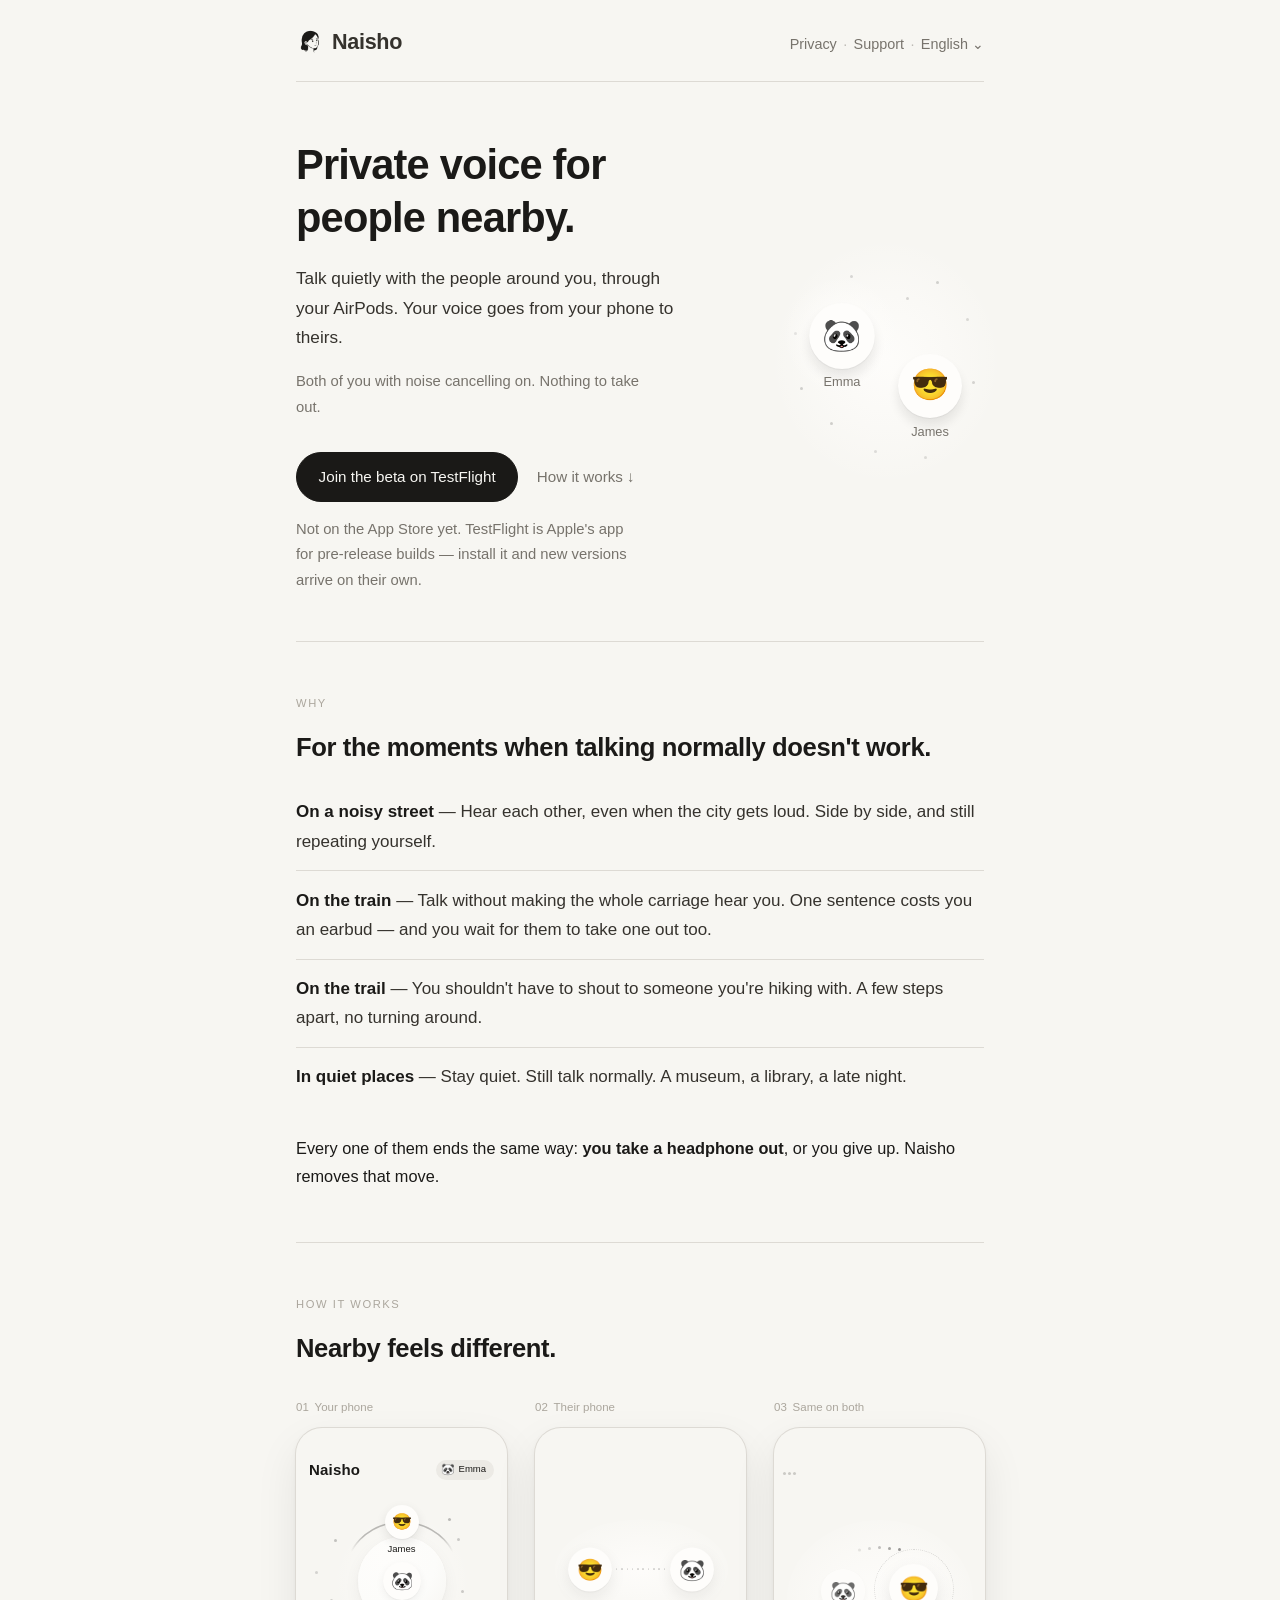
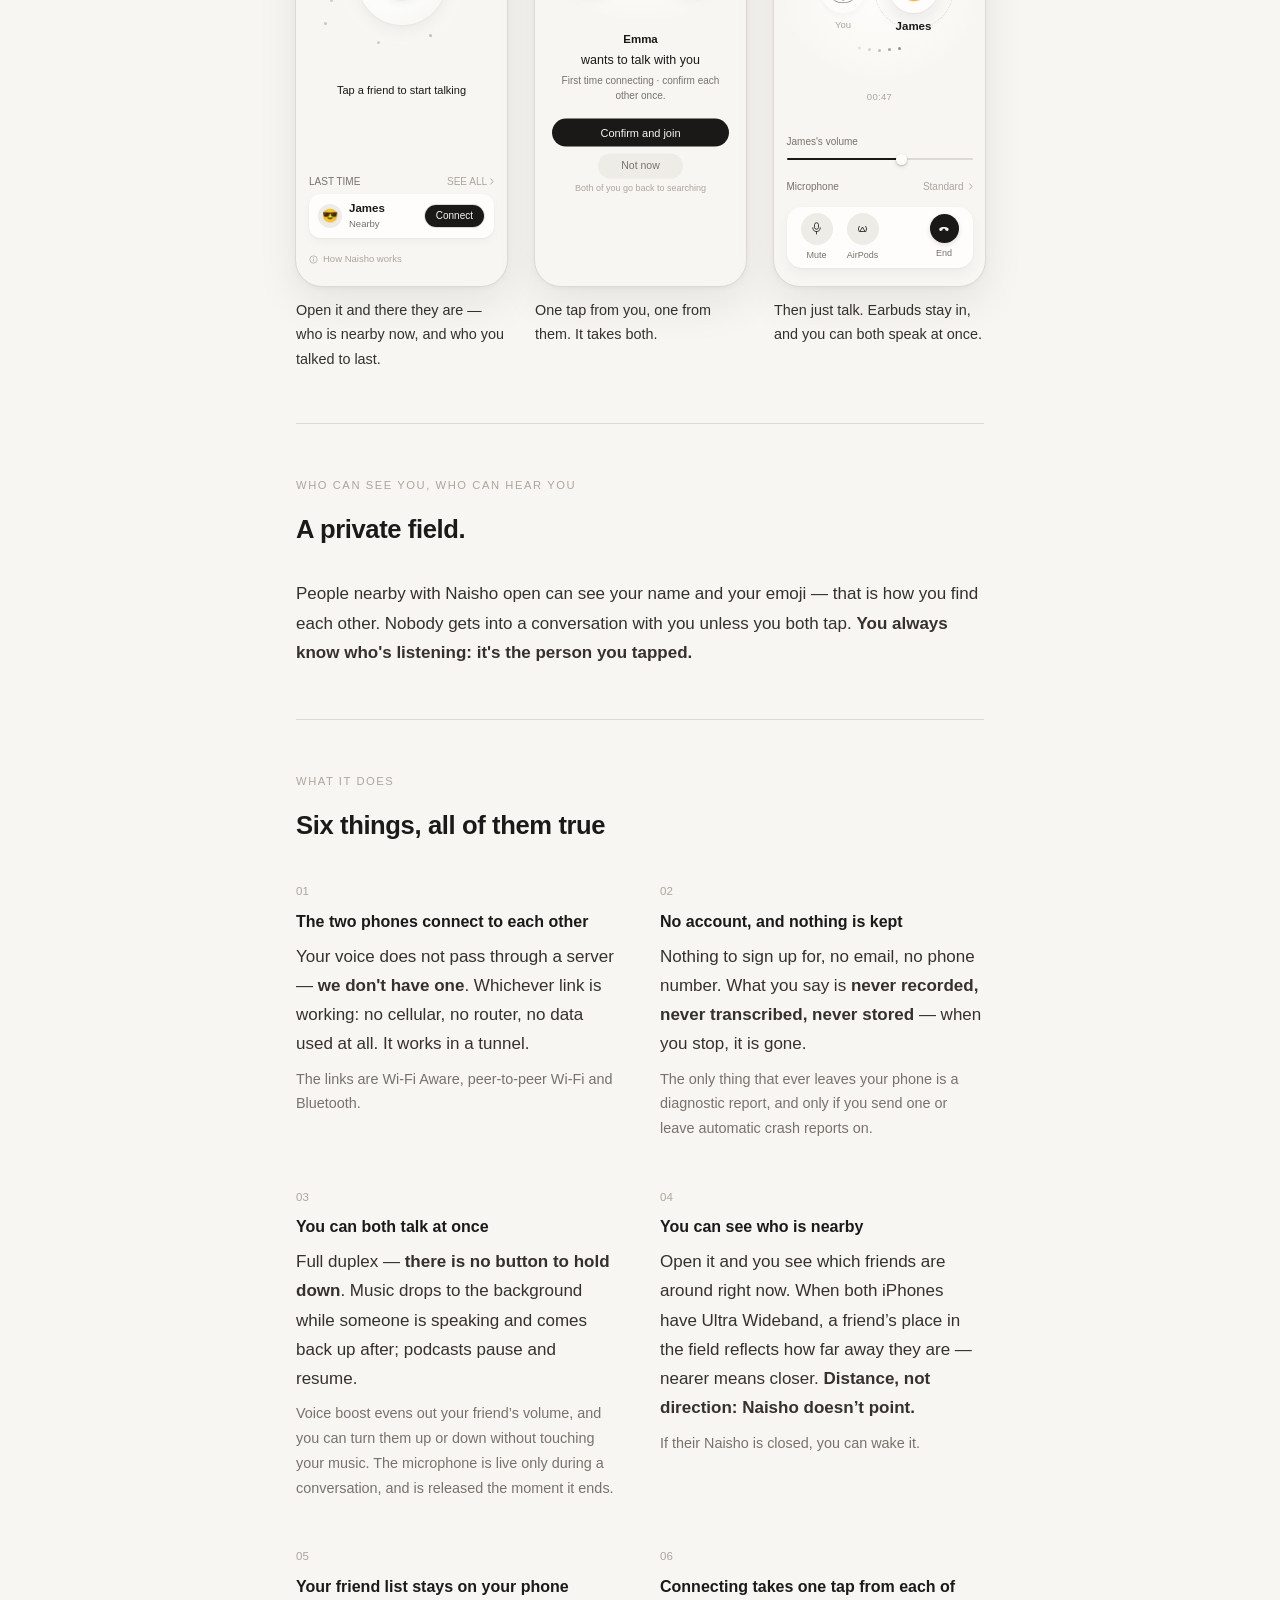
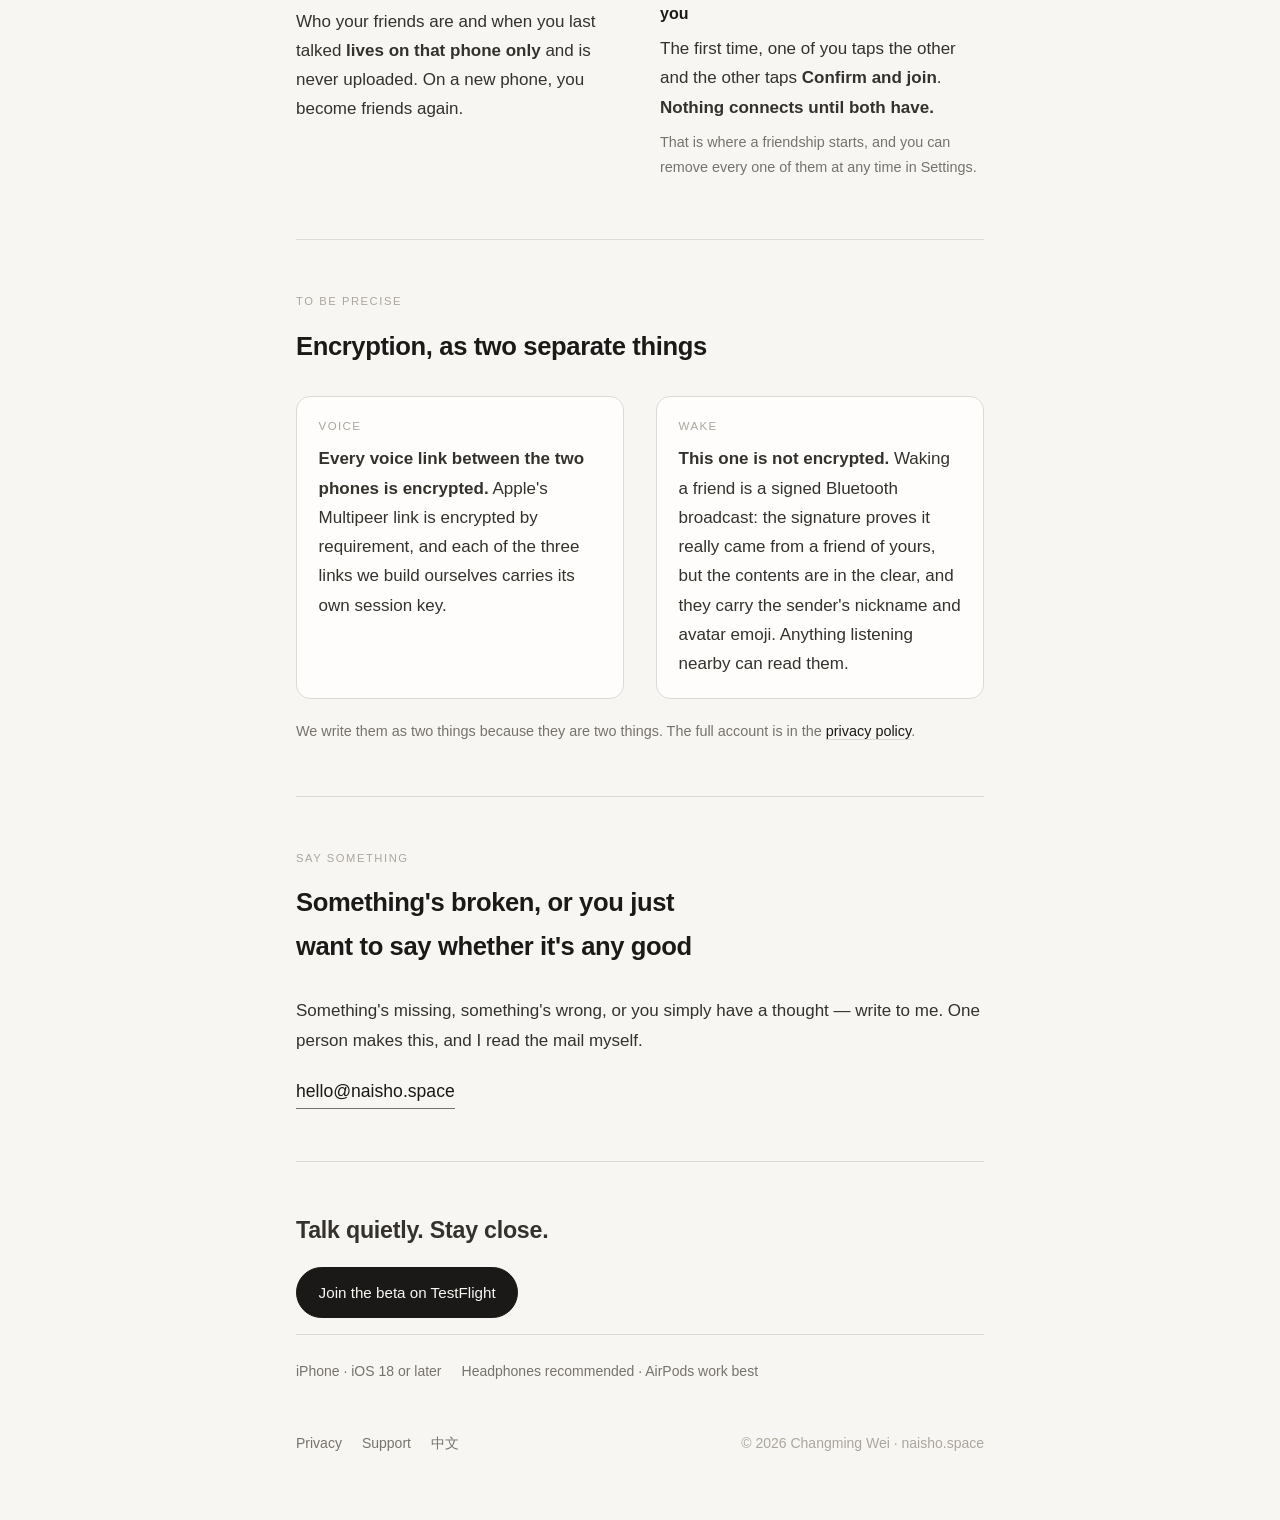
<file: index.html>
<!doctype html>
<html lang="en">
<head>
<meta charset="utf-8">
<meta name="viewport" content="width=device-width, initial-scale=1">
<title>Naisho — Private voice for people nearby.</title>
<meta name="description" content="Talk quietly with the people around you through your AirPods. No server, no account, nothing recorded. iPhone · TestFlight beta.">
<link rel="canonical" href="https://naisho.space/">
<link rel="alternate" hreflang="en" href="https://naisho.space/">
<link rel="alternate" hreflang="zh-Hans" href="https://naisho.space/cn/">
<link rel="alternate" hreflang="x-default" href="https://naisho.space/">
<link rel="stylesheet" href="/style.css">
<link rel="icon" href="/favicon.png" type="image/png">
<link rel="apple-touch-icon" href="/apple-touch-icon.png">
<meta name="theme-color" content="#F7F6F2" media="(prefers-color-scheme: light)">
<meta name="theme-color" content="#0D0D0B" media="(prefers-color-scheme: dark)">
<meta property="og:site_name" content="Naisho">
<meta property="og:title" content="Private voice for people nearby.">
<meta property="og:description" content="Talk quietly with the people around you through your AirPods. No server, no account, nothing recorded.">
<meta property="og:url" content="https://naisho.space/">
<meta property="og:type" content="website">
<meta property="og:locale" content="en_US">
<meta property="og:locale:alternate" content="zh_CN">
<meta property="og:image" content="https://naisho.space/cn/og-card.png">
<meta property="og:image:width" content="1200">
<meta property="og:image:height" content="630">
<meta property="og:image:alt" content="Naisho">
<meta name="twitter:card" content="summary_large_image">
<meta name="twitter:title" content="Private voice for people nearby.">
<meta name="twitter:description" content="Talk quietly with the people around you through your AirPods. No server, no account, nothing recorded.">
<meta name="twitter:image" content="https://naisho.space/cn/og-card.png">
</head>
<body>
<div class="wrap">

  <header class="masthead">
    <p class="wordmark"><a href="/"><picture><source srcset="/logo-dark.png" media="(prefers-color-scheme: dark)"><img src="/logo.png" class="logo" alt="" width="28" height="28"></picture>Naisho</a></p>
    <nav>
      <a href="/privacy/">Privacy</a><span class="sep">·</span><a href="/support/">Support</a><span class="sep">·</span>
      <details class="lang">
      <summary>English</summary>
      <ul>
        <li><a href="/cn/">中文</a></li>
        <li><b>English</b></li>
      </ul>
    </details>
    </nav>
  </header>

  <div class="hero">
    <div class="copy">
      <h1>Private voice for people nearby.</h1>
      <p class="sub">Talk quietly with the people around you, through your AirPods. Your voice goes from your phone to theirs.</p>
      <p class="fine">Both of you with noise cancelling on. Nothing to take out.</p>
      <div class="actions">
        <a class="btn primary" href="https://testflight.apple.com/join/V8FKCAMr" rel="noopener">Join the beta on TestFlight</a>
        <a class="btn ghost" href="#how-to">How it works ↓</a>
      </div>
      <p class="fine" style="margin-top:.9rem">Not on the App Store yet. TestFlight is Apple's app for pre-release builds — install it and new versions arrive on their own.</p>
    </div>
    <!-- 一小块只有他们两个人的地方（母本 §8.3 对外那句）。纯装饰，不进朗读。
     点的位置全用百分比：整块场只有 --u 一个尺寸源，换档时它们自己跟着走。 -->
    <div class="fld" aria-hidden="true">
      <i class="dot" style="left:33%;top:4%;opacity:.20"></i><i class="dot" style="left:61%;top:15%;opacity:.29"></i><i class="dot" style="left:76%;top:7%;opacity:.23"></i><i class="dot" style="left:91%;top:26%;opacity:.18"></i><i class="dot" style="left:5%;top:33%;opacity:.16"></i><i class="dot" style="left:94%;top:58%;opacity:.21"></i><i class="dot" style="left:8%;top:61%;opacity:.24"></i><i class="dot" style="left:23%;top:79%;opacity:.27"></i><i class="dot" style="left:45%;top:93%;opacity:.17"></i><i class="dot" style="left:70%;top:96%;opacity:.15"></i>
      <div class="pool"></div>
      <div class="who one"><i class="lift"></i><span class="face">🐼</span><b>Emma</b></div>
      <div class="who two"><i class="lift"></i><span class="face">😎</span><b>James</b></div>
    </div>
  </div>

  <section>
    <p class="eyebrow">Why</p>
    <h2>For the moments when talking normally doesn't work.</h2>
    <ul class="scenes">
      <li><b>On a noisy street</b> — Hear each other, even when the city gets loud. Side by side, and still repeating yourself.</li>
      <li><b>On the train</b> — Talk without making the whole carriage hear you. One sentence costs you an earbud — and you wait for them to take one out too.</li>
      <li><b>On the trail</b> — You shouldn't have to shout to someone you're hiking with. A few steps apart, no turning around.</li>
      <li><b>In quiet places</b> — Stay quiet. Still talk normally. A museum, a library, a late night.</li>
    </ul>
    <p class="closing">Every one of them ends the same way: <b>you take a headphone out</b>, or you give up. Naisho removes that move.</p>
  </section>

  <section id="how-to">
    <p class="eyebrow">How it works</p>
    <h2>Nearby feels different.</h2>
    <div class="howto">
      <div class="step">
        <span class="n">01<em>Your phone</em></span>
<div class="shot s1" aria-hidden="true">
  <div class="top"></div>
  <div class="hdr"><span class="wm">Naisho</span><span class="cap"><i>🐼</i>Emma</span></div>
  <div class="field">
    <i class="dot" style="left:116px;top:24px;opacity:0.3"></i><i class="dot" style="left:161px;top:48px;opacity:0.2"></i><i class="dot" style="left:165px;top:100px;opacity:0.22"></i><i class="dot" style="left:133px;top:144px;opacity:0.27"></i><i class="dot" style="left:81px;top:151px;opacity:0.19"></i><i class="dot" style="left:28px;top:132px;opacity:0.22"></i><i class="dot" style="left:19px;top:81px;opacity:0.16"></i><i class="dot" style="left:38px;top:49px;opacity:0.24"></i><i class="dot" style="left:152px;top:28px;opacity:0.27"></i><i class="dot" style="left:34px;top:109px;opacity:0.18"></i>
    <div class="mist"></div>
    <svg class="ripples" viewBox="0 0 318 318" aria-hidden="true"><circle class="rp rp1" cx="159" cy="159"/><circle class="rp rp2" cx="159" cy="159"/><circle class="rp rp3" cx="159" cy="159"/></svg>
    <svg class="arc" viewBox="-65 -65 130 130" aria-hidden="true"><defs><linearGradient id="arcfade" x1="0" x2="1" y1="0" y2="0"><stop offset="0" stop-color="currentColor" stop-opacity="0"/><stop offset=".12" stop-color="currentColor" stop-opacity=".28"/><stop offset=".88" stop-color="currentColor" stop-opacity=".28"/><stop offset="1" stop-color="currentColor" stop-opacity="0"/></linearGradient></defs><path d="M-51.1 -29.5 A59 59 0 0 1 51.1 -29.5" stroke="url(#arcfade)"/></svg>
    <div class="orb"><div class="face">🐼</div></div>
    <div class="peer"><div class="fw"><i class="halo"></i><div class="face">😎</div><i class="dust" style="--dx:14px;--dy:-9px;animation-delay:-0s"></i><i class="dust" style="--dx:18px;--dy:4px;animation-delay:-0.15s"></i><i class="dust" style="--dx:9px;--dy:-16px;animation-delay:-0.3s"></i><i class="dust" style="--dx:20px;--dy:-3px;animation-delay:-0.45s"></i></div><b>James</b></div>
  </div>
  <div class="status x"><span class="a">Looking for friends nearby…</span><span class="b">Tap a friend to start talking</span></div>
  <div class="grow"></div>
  <div class="last">
    <div class="lh"><b>LAST TIME</b><span class="see">SEE ALL<svg width="4" height="7" viewBox="0 0 6 10" fill="none" aria-hidden="true"><path d="M1 1l3.6 4L1 9" stroke="currentColor" stroke-width="1.4" stroke-linecap="round" stroke-linejoin="round"/></svg></span></div>
    <div class="card">
      <div class="face">😎</div>
      <div class="txt"><b>James</b><span class="sub x num"><em class="a">Last talked 1 hr. ago</em><em class="b">Nearby</em></span></div>
      <div class="btn x"><span class="a">Wake</span><span class="b">Connect</span></div>
    </div>
  </div>
  <div class="how"><svg width="9" height="9" viewBox="0 0 16 16" fill="none" aria-hidden="true"><circle cx="8" cy="8" r="6.5" stroke="currentColor" stroke-width="1.3"/><path d="M8 7.2v4" stroke="currentColor" stroke-width="1.3" stroke-linecap="round"/><circle cx="8" cy="4.8" r=".85" fill="currentColor"/></svg>How Naisho works</div>
  <div class="bot"></div>
</div>
        <p>Open it and there they are — who is nearby now, and who you talked to last.</p>
      </div>
      <div class="step">
        <span class="n">02<em>Their phone</em></span>
<div class="shot s2" aria-hidden="true">
  <div class="c2">
    <div class="duo"><div class="glow"></div><div class="face">😎</div><div class="link"><i style="left:4.4px"></i><i style="left:9.7px"></i><i style="left:15.0px"></i><i style="left:20.2px"></i><i style="left:25.6px"></i><i style="left:30.9px"></i><i style="left:36.2px"></i><i style="left:41.5px"></i><i style="left:46.8px"></i><i style="left:52.0px"></i></div><div class="face">🐼</div></div>
    <b class="nm">Emma</b>
    <div class="ask">wants to talk with you</div>
    <div class="once">First time connecting · confirm each other once.</div>
    <div class="fill">Confirm and join</div>
    <div class="pill">Not now</div>
    <div class="fn">Both of you go back to searching</div>
  </div>
</div>
        <p>One tap from you, one from them. It takes both.</p>
      </div>
      <div class="step">
        <span class="n">03<em>Same on both</em></span>
<div class="shot s3" aria-hidden="true">
  <div class="top"></div>
  <div class="q"><i></i><i></i><i></i></div>
  <div class="grow"></div>
  <div class="pf">
    <div class="mist"></div>
    <div class="fd"><i style="opacity:.10;transform:translateY(1.5px)"></i><i style="opacity:.16"></i><i style="opacity:.26;transform:translateY(-1px)"></i><i style="opacity:.38"></i><i style="opacity:.46;transform:translateY(1px)"></i></div>
    <div class="pair">
      <div class="me"><div class="face">🐼</div><span>You</span></div>
      <div class="sp"><i class="glow"></i><i class="df d1"></i><i class="df d2"></i><i class="df d3"></i><div class="face">😎</div><b>James</b></div>
    </div>
    <div class="fd"><i style="opacity:.10;transform:translateY(-1.5px)"></i><i style="opacity:.16"></i><i style="opacity:.26;transform:translateY(1px)"></i><i style="opacity:.38"></i><i style="opacity:.46;transform:translateY(-1px)"></i></div>
  </div>
  <div class="timer num">00:47</div>
  <div class="grow"></div>
  <div class="vol"><span>James's volume</span><div class="track"><i></i><i class="on"></i><i class="th"></i></div></div>
  <div class="mic"><span>Microphone</span><em>Standard</em><span style="flex:none;color:var(--sh-t3);margin-left:5px"><svg width="4" height="7" viewBox="0 0 6 10" fill="none" aria-hidden="true"><path d="M1 1l3.6 4L1 9" stroke="currentColor" stroke-width="1.4" stroke-linecap="round" stroke-linejoin="round"/></svg></span></div>
  <div class="dock">
    <div class="g">
      <div class="k"><div class="ctl"><svg width="11" height="13" viewBox="0 0 22 26" fill="none" aria-hidden="true"><rect x="7" y="1.5" width="8" height="13" rx="4" stroke-width="1.6"/><path d="M3.5 11.5a7.5 7.5 0 0015 0" stroke-width="1.6" stroke-linecap="round"/><path d="M11 19v5" stroke-width="1.6" stroke-linecap="round"/></svg></div>Mute</div>
      <div class="k"><div class="ctl"><svg width="13" height="12" viewBox="0 0 26 24" fill="none" aria-hidden="true"><path d="M6.5 6.5a9 9 0 000 11M19.5 6.5a9 9 0 010 11" stroke-width="1.6" stroke-linecap="round"/><path d="M13 8l5 9H8l5-9z" stroke-width="1.6" stroke-linejoin="round"/></svg></div>AirPods</div>
    </div>
    <div class="k end"><div class="ctl"><svg width="12" height="12" viewBox="0 0 26 26" aria-hidden="true"><path d="M3.4 11.6c5-4 13.8-4 18.8 0l.5.4v3.4c0 1.1-1 2-2.1 1.8l-3.5-.7a1.9 1.9 0 01-1.5-1.9v-1.9a13.6 13.6 0 00-5.6 0v1.9c0 .9-.6 1.7-1.5 1.9l-3.5.7A1.9 1.9 0 013 15.4V12l.4-.4z"/></svg></div>End</div>
  </div>
  <div class="bot"></div>
</div>
        <p>Then just talk. Earbuds stay in, and you can both speak at once.</p>
      </div>
    </div>
  </section>

  <section>
    <p class="eyebrow">Who can see you, who can hear you</p>
    <h2>A private field.</h2>
    <p>People nearby with Naisho open can see your name and your emoji — that is how you find each other. Nobody gets into a conversation with you unless you both tap. <b>You always know who's listening: it's the person you tapped.</b></p>
  </section>

  <section id="how">
    <p class="eyebrow">What it does</p>
    <h2>Six things, all of them true</h2>
    <div class="facts">
      <div class="fact">
        <span class="n">01</span>
        <h3>The two phones connect to each other</h3>
        <p>Your voice does not pass through a server — <b>we don't have one</b>. Whichever link is working: no cellular, no router, no data used at all. It works in a tunnel.</p>
        <p class="fine">The links are Wi‑Fi Aware, peer-to-peer Wi‑Fi and Bluetooth.</p>
      </div>
      <div class="fact">
        <span class="n">02</span>
        <h3>No account, and nothing is kept</h3>
        <p>Nothing to sign up for, no email, no phone number. What you say is <b>never recorded, never transcribed, never stored</b> — when you stop, it is gone.</p>
        <p class="fine">The only thing that ever leaves your phone is a diagnostic report, and only if you send one or leave automatic crash reports on.</p>
      </div>
      <div class="fact">
        <span class="n">03</span>
        <h3>You can both talk at once</h3>
        <p>Full duplex — <b>there is no button to hold down</b>. Music drops to the background while someone is speaking and comes back up after; podcasts pause and resume.</p>
        <p class="fine">Voice boost evens out your friend’s volume, and you can turn them up or down without touching your music. The microphone is live only during a conversation, and is released the moment it ends.</p>
      </div>
      <div class="fact">
        <span class="n">04</span>
        <h3>You can see who is nearby</h3>
        <p>Open it and you see which friends are around right now. When both iPhones have Ultra Wideband, a friend’s place in the field reflects how far away they are — nearer means closer. <b>Distance, not direction: Naisho doesn’t point.</b></p>
        <p class="fine">If their Naisho is closed, you can wake it.</p>
      </div>
      <div class="fact">
        <span class="n">05</span>
        <h3>Your friend list stays on your phone</h3>
        <p>Who your friends are and when you last talked <b>lives on that phone only</b> and is never uploaded. On a new phone, you become friends again.</p>
              </div>
      <div class="fact">
        <span class="n">06</span>
        <h3>Connecting takes one tap from each of you</h3>
        <p>The first time, one of you taps the other and the other taps <b>Confirm and join</b>. <b>Nothing connects until both have.</b></p>
        <p class="fine">That is where a friendship starts, and you can remove every one of them at any time in Settings.</p>
      </div>
    </div>
  </section>

  <section>
    <p class="eyebrow">To be precise</p>
    <h2>Encryption, as two separate things</h2>
    <div class="split">
      <div class="col">
        <p class="label">Voice</p>
        <p><b>Every voice link between the two phones is encrypted.</b> Apple's Multipeer link is encrypted by requirement, and each of the three links we build ourselves carries its own session key.</p>
      </div>
      <div class="col">
        <p class="label">Wake</p>
        <p><b>This one is not encrypted.</b> Waking a friend is a signed Bluetooth broadcast: the signature proves it really came from a friend of yours, but the contents are in the clear, and they carry the sender's nickname and avatar emoji. Anything listening nearby can read them.</p>
      </div>
    </div>
    <p class="fine" style="margin-top:1.25rem">We write them as two things because they are two things. The full account is in the <a href="/privacy/">privacy policy</a>.</p>
  </section>

  <section>
    <p class="eyebrow">Say something</p>
    <h2>Something's broken, or you just want to say whether it's any good</h2>
    <p>Something's missing, something's wrong, or you simply have a thought — write to me. One person makes this, and I read the mail myself.</p>
    <a class="mail" href="mailto:hello@naisho.space">hello@naisho.space</a>
  </section>

  <div class="closing-cta">
    <p class="big">Talk quietly. Stay close.</p>
    <div class="actions">
      <a class="btn primary" href="https://testflight.apple.com/join/V8FKCAMr" rel="noopener">Join the beta on TestFlight</a>
    </div>
  </div>

  <div class="spec">
    <span>iPhone · iOS 18 or later</span>
    <span>Headphones recommended · AirPods work best</span>
  </div>

  <footer>
    <a href="/privacy/">Privacy</a>
    <a href="/support/">Support</a>
    <a href="/cn/">中文</a>
    <span class="copy">© 2026 Changming Wei · naisho.space</span>
  </footer>

</div>
</body>
</html>
</file>
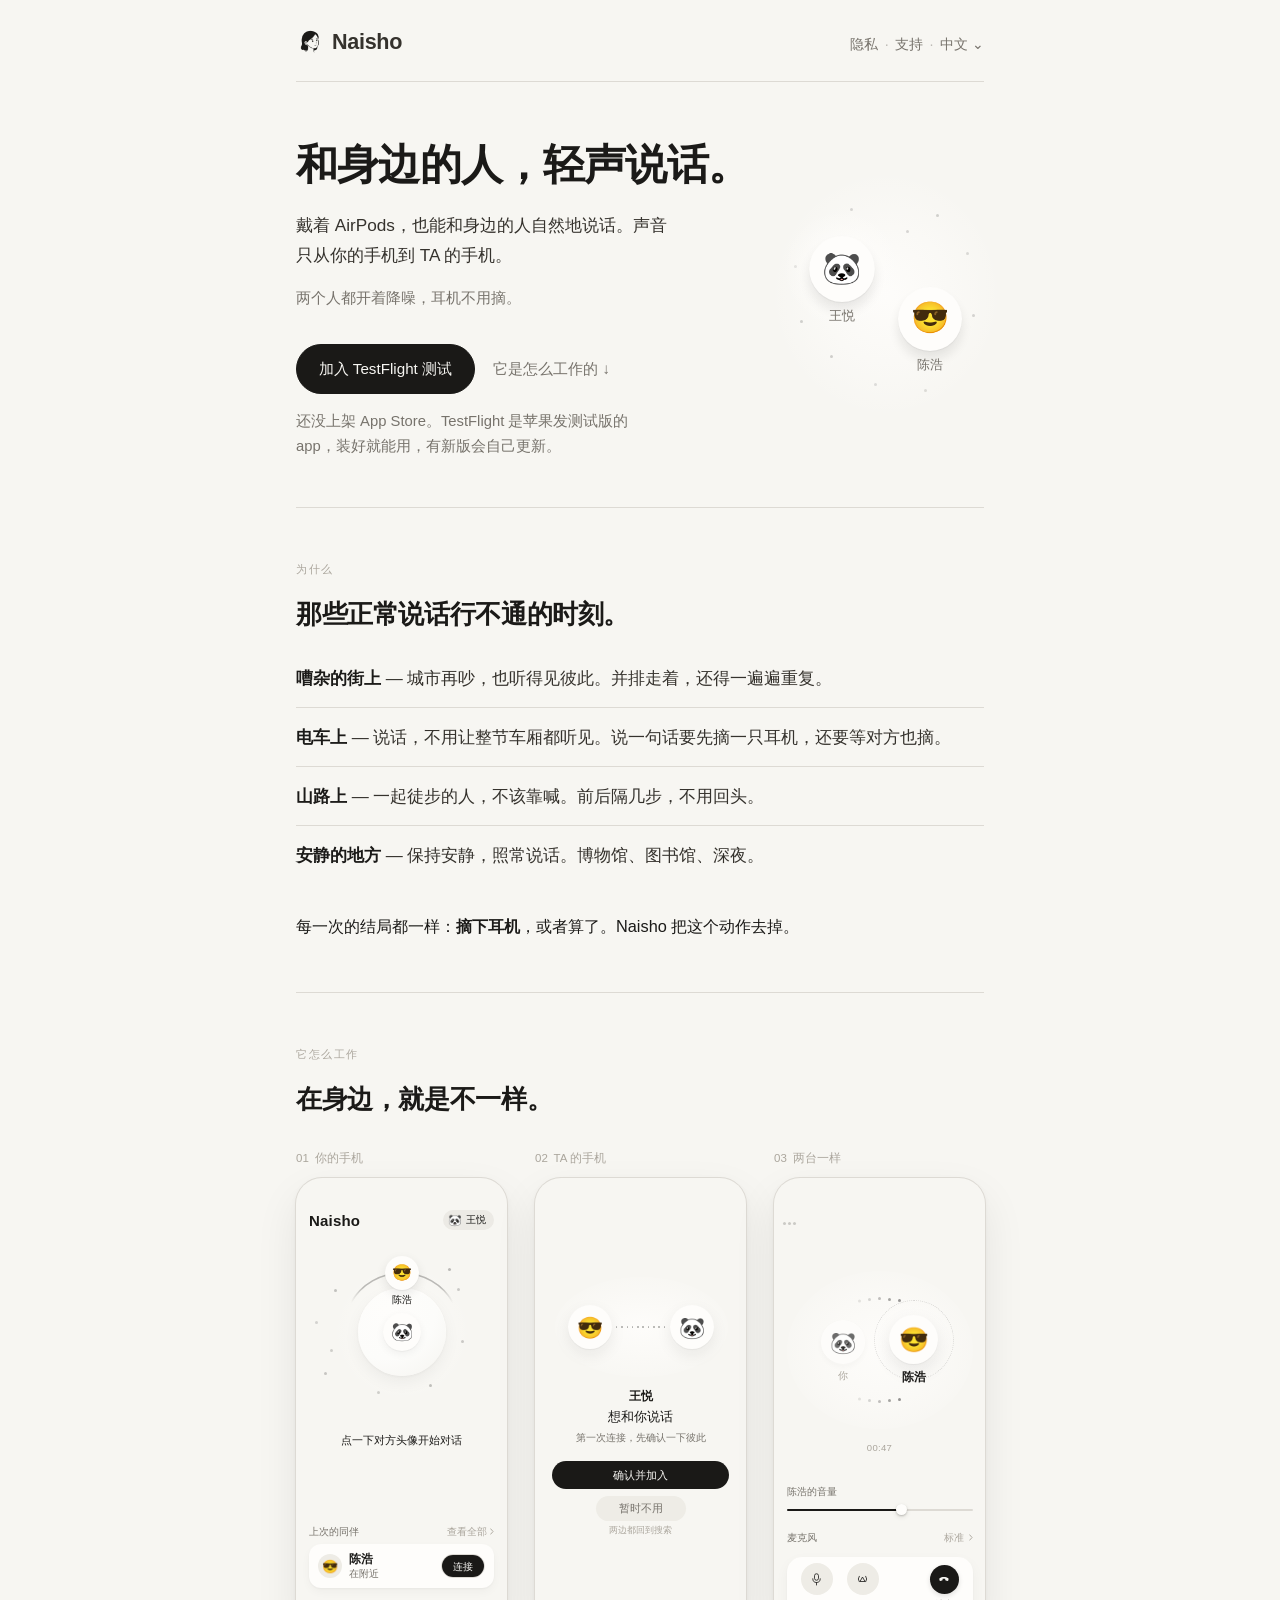
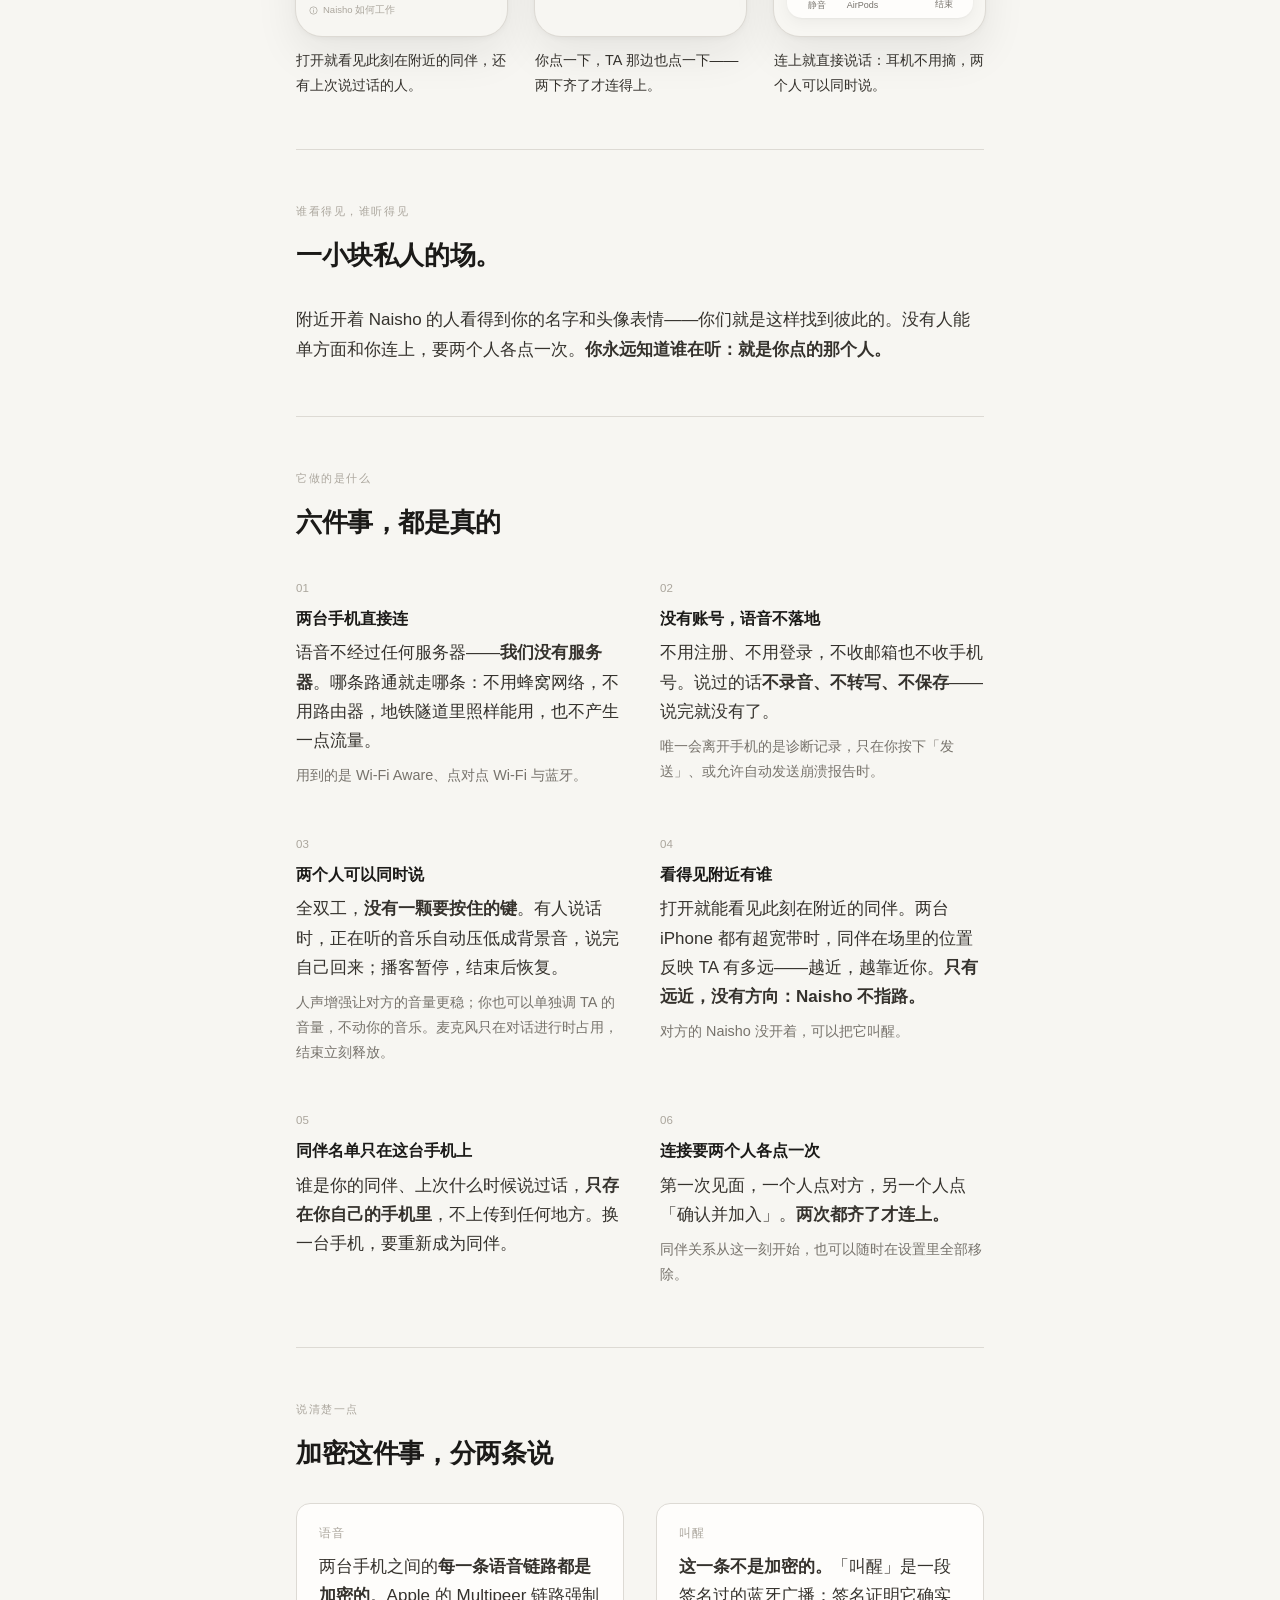
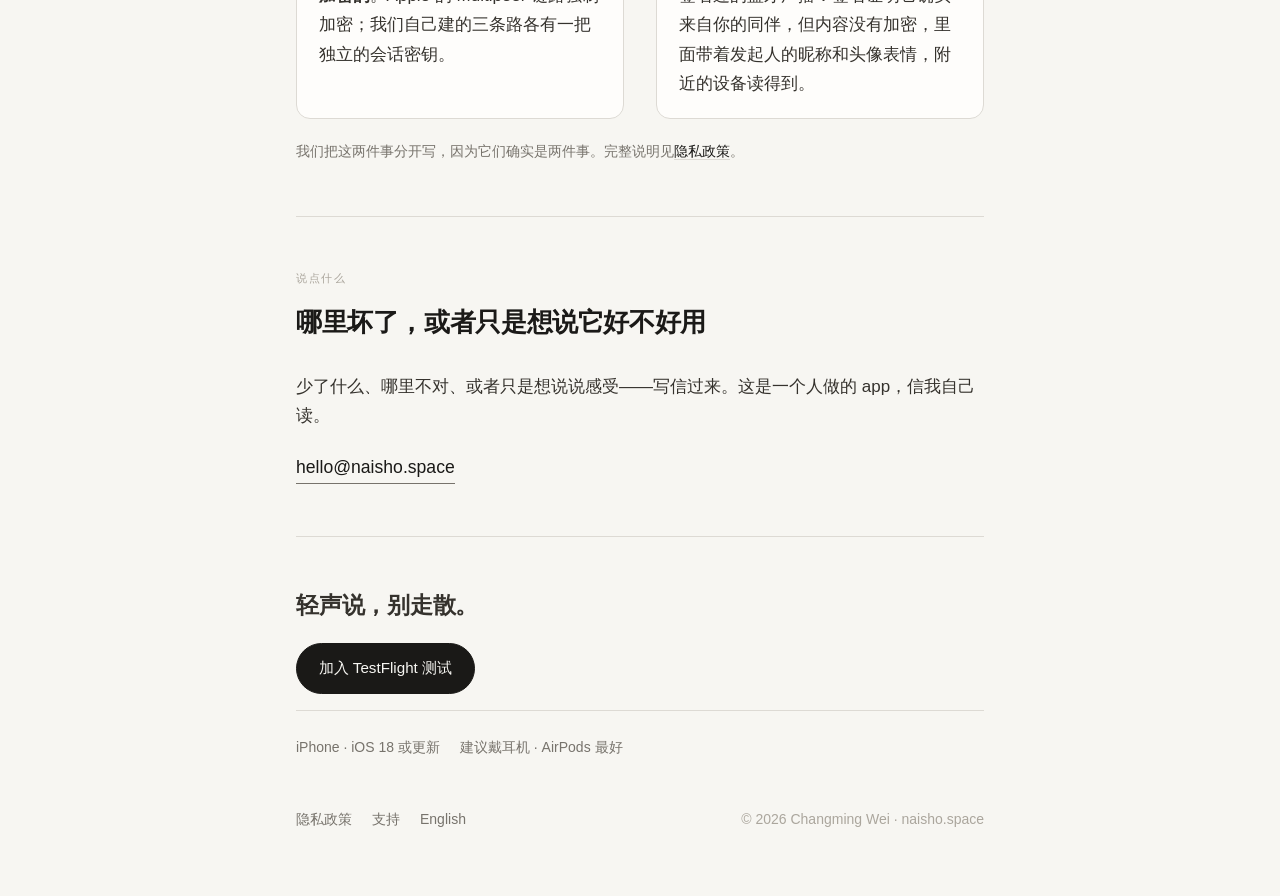
<file: cn/index.html>
<!doctype html>
<html lang="zh-Hans">
<head>
<meta charset="utf-8">
<meta name="viewport" content="width=device-width, initial-scale=1">
<title>Naisho · 和身边的人，轻声说话</title>
<meta name="description" content="戴着 AirPods，也能和身边的人自然地说话。没有服务器，没有账号，不录音。iPhone · TestFlight 测试中。">
<link rel="canonical" href="https://naisho.space/cn/">
<link rel="alternate" hreflang="en" href="https://naisho.space/">
<link rel="alternate" hreflang="zh-Hans" href="https://naisho.space/cn/">
<link rel="alternate" hreflang="x-default" href="https://naisho.space/">
<link rel="stylesheet" href="/style.css">
<link rel="icon" href="/favicon.png" type="image/png">
<link rel="apple-touch-icon" href="/apple-touch-icon.png">
<meta name="theme-color" content="#F7F6F2" media="(prefers-color-scheme: light)">
<meta name="theme-color" content="#0D0D0B" media="(prefers-color-scheme: dark)">
<meta property="og:site_name" content="Naisho">
<meta property="og:title" content="和身边的人，轻声说话">
<meta property="og:description" content="戴着 AirPods，也能和身边的人自然地说话。没有服务器，没有账号，不录音。">
<meta property="og:url" content="https://naisho.space/cn/">
<meta property="og:type" content="website">
<meta property="og:locale" content="zh_CN">
<meta property="og:locale:alternate" content="en_US">
<meta property="og:image" content="https://naisho.space/cn/og-card.png">
<meta property="og:image:width" content="1200">
<meta property="og:image:height" content="630">
<meta property="og:image:alt" content="Naisho">
<meta name="twitter:card" content="summary_large_image">
<meta name="twitter:title" content="和身边的人，轻声说话">
<meta name="twitter:description" content="戴着 AirPods，也能和身边的人自然地说话。没有服务器，没有账号，不录音。">
<meta name="twitter:image" content="https://naisho.space/cn/og-card.png">
</head>
<body>
<div class="wrap">

  <header class="masthead">
    <p class="wordmark"><a href="/cn/"><picture><source srcset="/logo-dark.png" media="(prefers-color-scheme: dark)"><img src="/logo.png" class="logo" alt="" width="28" height="28"></picture>Naisho</a></p>
    <nav>
      <a href="/cn/privacy/">隐私</a><span class="sep">·</span><a href="/cn/support/">支持</a><span class="sep">·</span>
      <details class="lang">
      <summary>中文</summary>
      <ul>
        <li><b>中文</b></li>
        <li><a href="/">English</a></li>
      </ul>
    </details>
    </nav>
  </header>

  <div class="hero">
    <div class="copy">
      <h1>和身边的人，轻声说话。</h1>
      <p class="sub">戴着 AirPods，也能和身边的人自然地说话。声音只从你的手机到 TA 的手机。</p>
      <p class="fine">两个人都开着降噪，耳机不用摘。</p>
      <div class="actions">
        <a class="btn primary" href="https://testflight.apple.com/join/V8FKCAMr" rel="noopener">加入 TestFlight 测试</a>
        <a class="btn ghost" href="#how-to">它是怎么工作的 ↓</a>
      </div>
      <p class="fine" style="margin-top:.9rem">还没上架 App Store。TestFlight 是苹果发测试版的 app，装好就能用，有新版会自己更新。</p>
    </div>
    <!-- 一小块只有他们两个人的地方（母本 §8.3 对外那句）。纯装饰，不进朗读。
     点的位置全用百分比：整块场只有 --u 一个尺寸源，换档时它们自己跟着走。 -->
    <div class="fld" aria-hidden="true">
      <i class="dot" style="left:33%;top:4%;opacity:.20"></i><i class="dot" style="left:61%;top:15%;opacity:.29"></i><i class="dot" style="left:76%;top:7%;opacity:.23"></i><i class="dot" style="left:91%;top:26%;opacity:.18"></i><i class="dot" style="left:5%;top:33%;opacity:.16"></i><i class="dot" style="left:94%;top:58%;opacity:.21"></i><i class="dot" style="left:8%;top:61%;opacity:.24"></i><i class="dot" style="left:23%;top:79%;opacity:.27"></i><i class="dot" style="left:45%;top:93%;opacity:.17"></i><i class="dot" style="left:70%;top:96%;opacity:.15"></i>
      <div class="pool"></div>
      <div class="who one"><i class="lift"></i><span class="face">🐼</span><b>王悦</b></div>
      <div class="who two"><i class="lift"></i><span class="face">😎</span><b>陈浩</b></div>
    </div>
  </div>

  <section>
    <p class="eyebrow">为什么</p>
    <h2>那些正常说话行不通的时刻。</h2>
    <ul class="scenes">
      <li><b>嘈杂的街上</b> — 城市再吵，也听得见彼此。并排走着，还得一遍遍重复。</li>
      <li><b>电车上</b> — 说话，不用让整节车厢都听见。说一句话要先摘一只耳机，还要等对方也摘。</li>
      <li><b>山路上</b> — 一起徒步的人，不该靠喊。前后隔几步，不用回头。</li>
      <li><b>安静的地方</b> — 保持安静，照常说话。博物馆、图书馆、深夜。</li>
    </ul>
    <p class="closing">每一次的结局都一样：<b>摘下耳机</b>，或者算了。Naisho 把这个动作去掉。</p>
  </section>

  <section id="how-to">
    <p class="eyebrow">它怎么工作</p>
    <h2>在身边，就是不一样。</h2>
    <div class="howto">
      <div class="step">
        <span class="n">01<em>你的手机</em></span>
<div class="shot s1" aria-hidden="true">
  <div class="top"></div>
  <div class="hdr"><span class="wm">Naisho</span><span class="cap"><i>🐼</i>王悦</span></div>
  <div class="field">
    <i class="dot" style="left:116px;top:24px;opacity:0.3"></i><i class="dot" style="left:161px;top:48px;opacity:0.2"></i><i class="dot" style="left:165px;top:100px;opacity:0.22"></i><i class="dot" style="left:133px;top:144px;opacity:0.27"></i><i class="dot" style="left:81px;top:151px;opacity:0.19"></i><i class="dot" style="left:28px;top:132px;opacity:0.22"></i><i class="dot" style="left:19px;top:81px;opacity:0.16"></i><i class="dot" style="left:38px;top:49px;opacity:0.24"></i><i class="dot" style="left:152px;top:28px;opacity:0.27"></i><i class="dot" style="left:34px;top:109px;opacity:0.18"></i>
    <div class="mist"></div>
    <svg class="ripples" viewBox="0 0 318 318" aria-hidden="true"><circle class="rp rp1" cx="159" cy="159"/><circle class="rp rp2" cx="159" cy="159"/><circle class="rp rp3" cx="159" cy="159"/></svg>
    <svg class="arc" viewBox="-65 -65 130 130" aria-hidden="true"><defs><linearGradient id="arcfade" x1="0" x2="1" y1="0" y2="0"><stop offset="0" stop-color="currentColor" stop-opacity="0"/><stop offset=".12" stop-color="currentColor" stop-opacity=".28"/><stop offset=".88" stop-color="currentColor" stop-opacity=".28"/><stop offset="1" stop-color="currentColor" stop-opacity="0"/></linearGradient></defs><path d="M-51.1 -29.5 A59 59 0 0 1 51.1 -29.5" stroke="url(#arcfade)"/></svg>
    <div class="orb"><div class="face">🐼</div></div>
    <div class="peer"><div class="fw"><i class="halo"></i><div class="face">😎</div><i class="dust" style="--dx:14px;--dy:-9px;animation-delay:-0s"></i><i class="dust" style="--dx:18px;--dy:4px;animation-delay:-0.15s"></i><i class="dust" style="--dx:9px;--dy:-16px;animation-delay:-0.3s"></i><i class="dust" style="--dx:20px;--dy:-3px;animation-delay:-0.45s"></i></div><b>陈浩</b></div>
  </div>
  <div class="status x"><span class="a">正在寻找附近的同伴…</span><span class="b">点一下对方头像开始对话</span></div>
  <div class="grow"></div>
  <div class="last">
    <div class="lh"><b>上次的同伴</b><span class="see">查看全部<svg width="4" height="7" viewBox="0 0 6 10" fill="none" aria-hidden="true"><path d="M1 1l3.6 4L1 9" stroke="currentColor" stroke-width="1.4" stroke-linecap="round" stroke-linejoin="round"/></svg></span></div>
    <div class="card">
      <div class="face">😎</div>
      <div class="txt"><b>陈浩</b><span class="sub x num"><em class="a">上次对话 1小时前</em><em class="b">在附近</em></span></div>
      <div class="btn x"><span class="a">叫醒</span><span class="b">连接</span></div>
    </div>
  </div>
  <div class="how"><svg width="9" height="9" viewBox="0 0 16 16" fill="none" aria-hidden="true"><circle cx="8" cy="8" r="6.5" stroke="currentColor" stroke-width="1.3"/><path d="M8 7.2v4" stroke="currentColor" stroke-width="1.3" stroke-linecap="round"/><circle cx="8" cy="4.8" r=".85" fill="currentColor"/></svg>Naisho 如何工作</div>
  <div class="bot"></div>
</div>
        <p>打开就看见此刻在附近的同伴，还有上次说过话的人。</p>
      </div>
      <div class="step">
        <span class="n">02<em>TA 的手机</em></span>
<div class="shot s2" aria-hidden="true">
  <div class="c2">
    <div class="duo"><div class="glow"></div><div class="face">😎</div><div class="link"><i style="left:4.4px"></i><i style="left:9.7px"></i><i style="left:15.0px"></i><i style="left:20.2px"></i><i style="left:25.6px"></i><i style="left:30.9px"></i><i style="left:36.2px"></i><i style="left:41.5px"></i><i style="left:46.8px"></i><i style="left:52.0px"></i></div><div class="face">🐼</div></div>
    <b class="nm">王悦</b>
    <div class="ask">想和你说话</div>
    <div class="once">第一次连接，先确认一下彼此</div>
    <div class="fill">确认并加入</div>
    <div class="pill">暂时不用</div>
    <div class="fn">两边都回到搜索</div>
  </div>
</div>
        <p>你点一下，TA 那边也点一下——两下齐了才连得上。</p>
      </div>
      <div class="step">
        <span class="n">03<em>两台一样</em></span>
<div class="shot s3" aria-hidden="true">
  <div class="top"></div>
  <div class="q"><i></i><i></i><i></i></div>
  <div class="grow"></div>
  <div class="pf">
    <div class="mist"></div>
    <div class="fd"><i style="opacity:.10;transform:translateY(1.5px)"></i><i style="opacity:.16"></i><i style="opacity:.26;transform:translateY(-1px)"></i><i style="opacity:.38"></i><i style="opacity:.46;transform:translateY(1px)"></i></div>
    <div class="pair">
      <div class="me"><div class="face">🐼</div><span>你</span></div>
      <div class="sp"><i class="glow"></i><i class="df d1"></i><i class="df d2"></i><i class="df d3"></i><div class="face">😎</div><b>陈浩</b></div>
    </div>
    <div class="fd"><i style="opacity:.10;transform:translateY(-1.5px)"></i><i style="opacity:.16"></i><i style="opacity:.26;transform:translateY(1px)"></i><i style="opacity:.38"></i><i style="opacity:.46;transform:translateY(-1px)"></i></div>
  </div>
  <div class="timer num">00:47</div>
  <div class="grow"></div>
  <div class="vol"><span>陈浩的音量</span><div class="track"><i></i><i class="on"></i><i class="th"></i></div></div>
  <div class="mic"><span>麦克风</span><em>标准</em><span style="flex:none;color:var(--sh-t3);margin-left:5px"><svg width="4" height="7" viewBox="0 0 6 10" fill="none" aria-hidden="true"><path d="M1 1l3.6 4L1 9" stroke="currentColor" stroke-width="1.4" stroke-linecap="round" stroke-linejoin="round"/></svg></span></div>
  <div class="dock">
    <div class="g">
      <div class="k"><div class="ctl"><svg width="11" height="13" viewBox="0 0 22 26" fill="none" aria-hidden="true"><rect x="7" y="1.5" width="8" height="13" rx="4" stroke-width="1.6"/><path d="M3.5 11.5a7.5 7.5 0 0015 0" stroke-width="1.6" stroke-linecap="round"/><path d="M11 19v5" stroke-width="1.6" stroke-linecap="round"/></svg></div>静音</div>
      <div class="k"><div class="ctl"><svg width="13" height="12" viewBox="0 0 26 24" fill="none" aria-hidden="true"><path d="M6.5 6.5a9 9 0 000 11M19.5 6.5a9 9 0 010 11" stroke-width="1.6" stroke-linecap="round"/><path d="M13 8l5 9H8l5-9z" stroke-width="1.6" stroke-linejoin="round"/></svg></div>AirPods</div>
    </div>
    <div class="k end"><div class="ctl"><svg width="12" height="12" viewBox="0 0 26 26" aria-hidden="true"><path d="M3.4 11.6c5-4 13.8-4 18.8 0l.5.4v3.4c0 1.1-1 2-2.1 1.8l-3.5-.7a1.9 1.9 0 01-1.5-1.9v-1.9a13.6 13.6 0 00-5.6 0v1.9c0 .9-.6 1.7-1.5 1.9l-3.5.7A1.9 1.9 0 013 15.4V12l.4-.4z"/></svg></div>结束</div>
  </div>
  <div class="bot"></div>
</div>
        <p>连上就直接说话：耳机不用摘，两个人可以同时说。</p>
      </div>
    </div>
  </section>

  <section>
    <p class="eyebrow">谁看得见，谁听得见</p>
    <h2>一小块私人的场。</h2>
    <p>附近开着 Naisho 的人看得到你的名字和头像表情——你们就是这样找到彼此的。没有人能单方面和你连上，要两个人各点一次。<b>你永远知道谁在听：就是你点的那个人。</b></p>
  </section>

  <section id="how">
    <p class="eyebrow">它做的是什么</p>
    <h2>六件事，都是真的</h2>
    <div class="facts">
      <div class="fact">
        <span class="n">01</span>
        <h3>两台手机直接连</h3>
        <p>语音不经过任何服务器——<b>我们没有服务器</b>。哪条路通就走哪条：不用蜂窝网络，不用路由器，地铁隧道里照样能用，也不产生一点流量。</p>
        <p class="fine">用到的是 Wi‑Fi Aware、点对点 Wi‑Fi 与蓝牙。</p>
      </div>
      <div class="fact">
        <span class="n">02</span>
        <h3>没有账号，语音不落地</h3>
        <p>不用注册、不用登录，不收邮箱也不收手机号。说过的话<b>不录音、不转写、不保存</b>——说完就没有了。</p>
        <p class="fine">唯一会离开手机的是诊断记录，只在你按下「发送」、或允许自动发送崩溃报告时。</p>
      </div>
      <div class="fact">
        <span class="n">03</span>
        <h3>两个人可以同时说</h3>
        <p>全双工，<b>没有一颗要按住的键</b>。有人说话时，正在听的音乐自动压低成背景音，说完自己回来；播客暂停，结束后恢复。</p>
        <p class="fine">人声增强让对方的音量更稳；你也可以单独调 TA 的音量，不动你的音乐。麦克风只在对话进行时占用，结束立刻释放。</p>
      </div>
      <div class="fact">
        <span class="n">04</span>
        <h3>看得见附近有谁</h3>
        <p>打开就能看见此刻在附近的同伴。两台 iPhone 都有超宽带时，同伴在场里的位置反映 TA 有多远——越近，越靠近你。<b>只有远近，没有方向：Naisho 不指路。</b></p>
        <p class="fine">对方的 Naisho 没开着，可以把它叫醒。</p>
      </div>
      <div class="fact">
        <span class="n">05</span>
        <h3>同伴名单只在这台手机上</h3>
        <p>谁是你的同伴、上次什么时候说过话，<b>只存在你自己的手机里</b>，不上传到任何地方。换一台手机，要重新成为同伴。</p>
              </div>
      <div class="fact">
        <span class="n">06</span>
        <h3>连接要两个人各点一次</h3>
        <p>第一次见面，一个人点对方，另一个人点「确认并加入」。<b>两次都齐了才连上。</b></p>
        <p class="fine">同伴关系从这一刻开始，也可以随时在设置里全部移除。</p>
      </div>
    </div>
  </section>

  <section>
    <p class="eyebrow">说清楚一点</p>
    <h2>加密这件事，分两条说</h2>
    <div class="split">
      <div class="col">
        <p class="label">语音</p>
        <p>两台手机之间的<b>每一条语音链路都是加密的</b>。Apple 的 Multipeer 链路强制加密；我们自己建的三条路各有一把独立的会话密钥。</p>
      </div>
      <div class="col">
        <p class="label">叫醒</p>
        <p><b>这一条不是加密的。</b>「叫醒」是一段签名过的蓝牙广播：签名证明它确实来自你的同伴，但内容没有加密，里面带着发起人的昵称和头像表情，附近的设备读得到。</p>
      </div>
    </div>
    <p class="fine" style="margin-top:1.25rem">我们把这两件事分开写，因为它们确实是两件事。完整说明见<a href="/cn/privacy/">隐私政策</a>。</p>
  </section>

  <section>
    <p class="eyebrow">说点什么</p>
    <h2>哪里坏了，或者只是想说它好不好用</h2>
    <p>少了什么、哪里不对、或者只是想说说感受——写信过来。这是一个人做的 app，信我自己读。</p>
    <a class="mail" href="mailto:hello@naisho.space">hello@naisho.space</a>
  </section>

  <div class="closing-cta">
    <p class="big">轻声说，别走散。</p>
    <div class="actions">
      <a class="btn primary" href="https://testflight.apple.com/join/V8FKCAMr" rel="noopener">加入 TestFlight 测试</a>
    </div>
  </div>

  <div class="spec">
    <span>iPhone · iOS 18 或更新</span>
    <span>建议戴耳机 · AirPods 最好</span>
  </div>

  <footer>
    <a href="/cn/privacy/">隐私政策</a>
    <a href="/cn/support/">支持</a>
    <a href="/">English</a>
    <span class="copy">© 2026 Changming Wei · naisho.space</span>
  </footer>

</div>
</body>
</html>
</file>
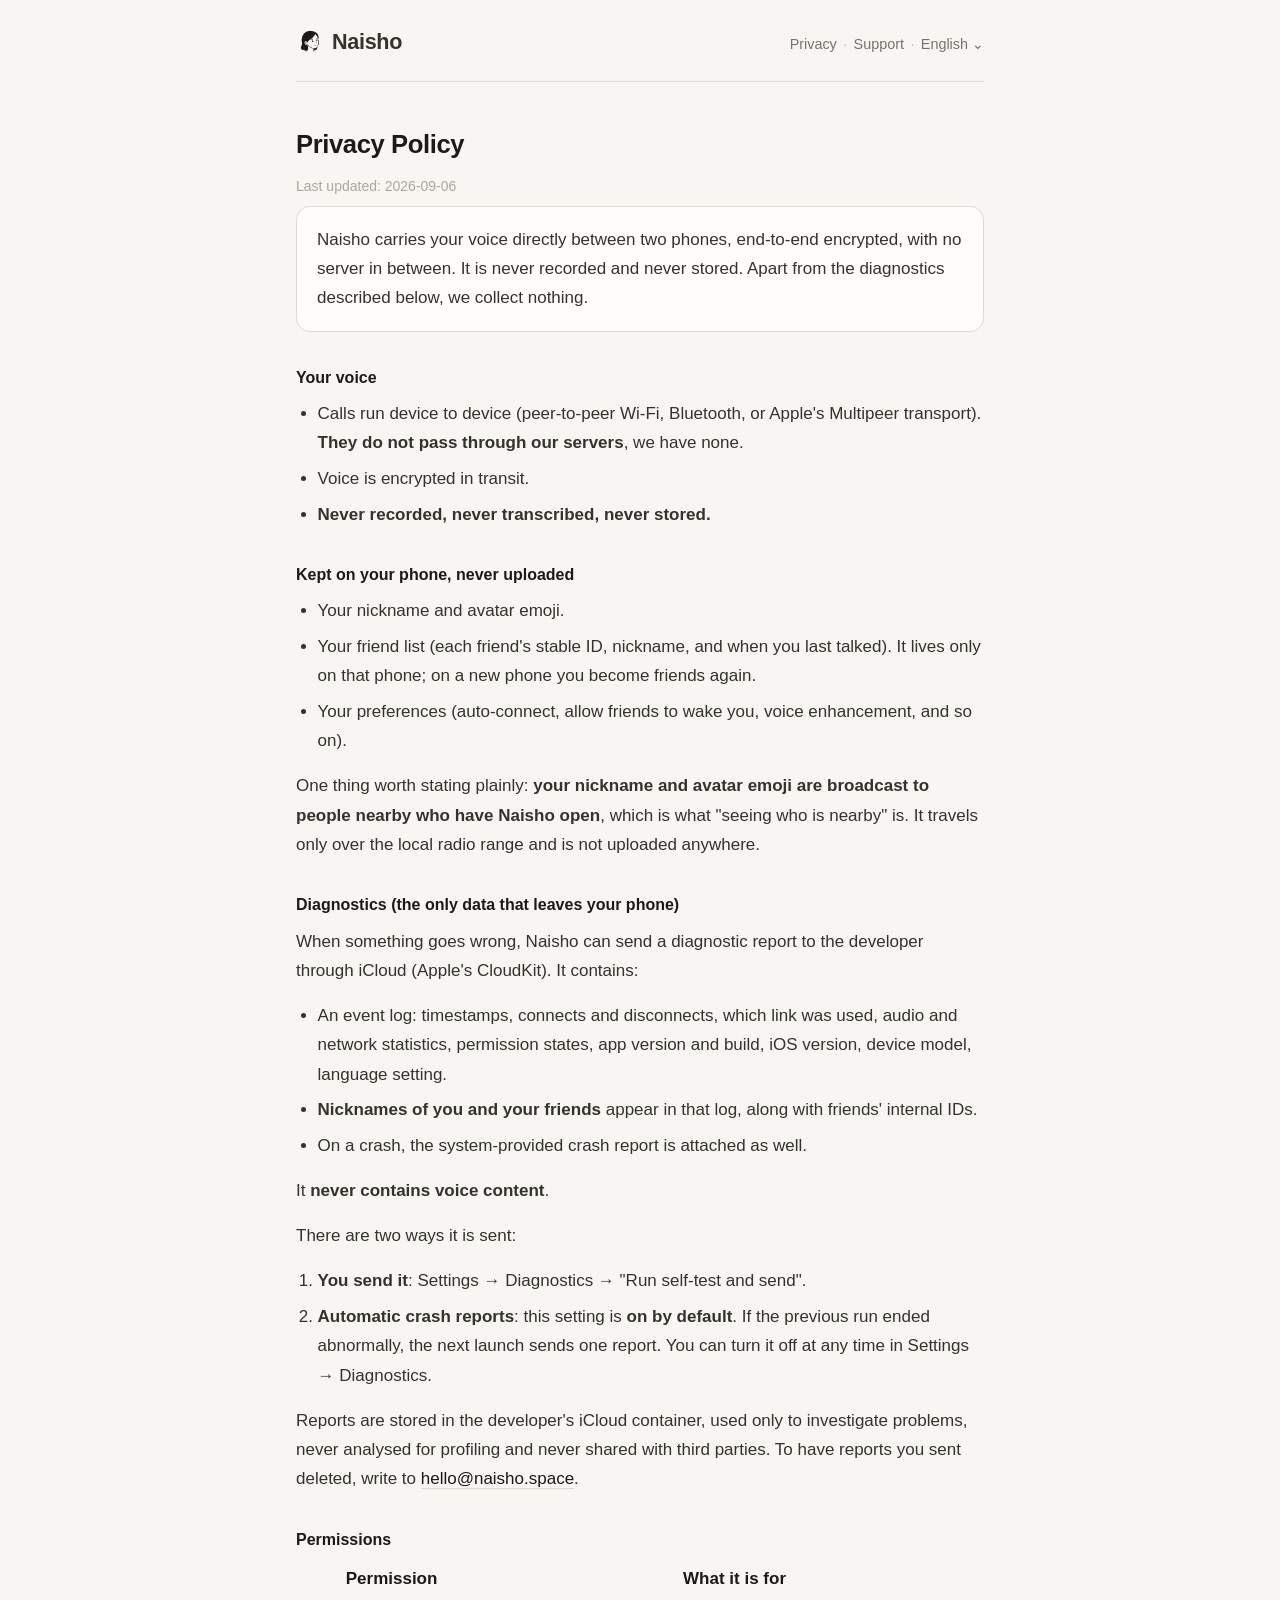
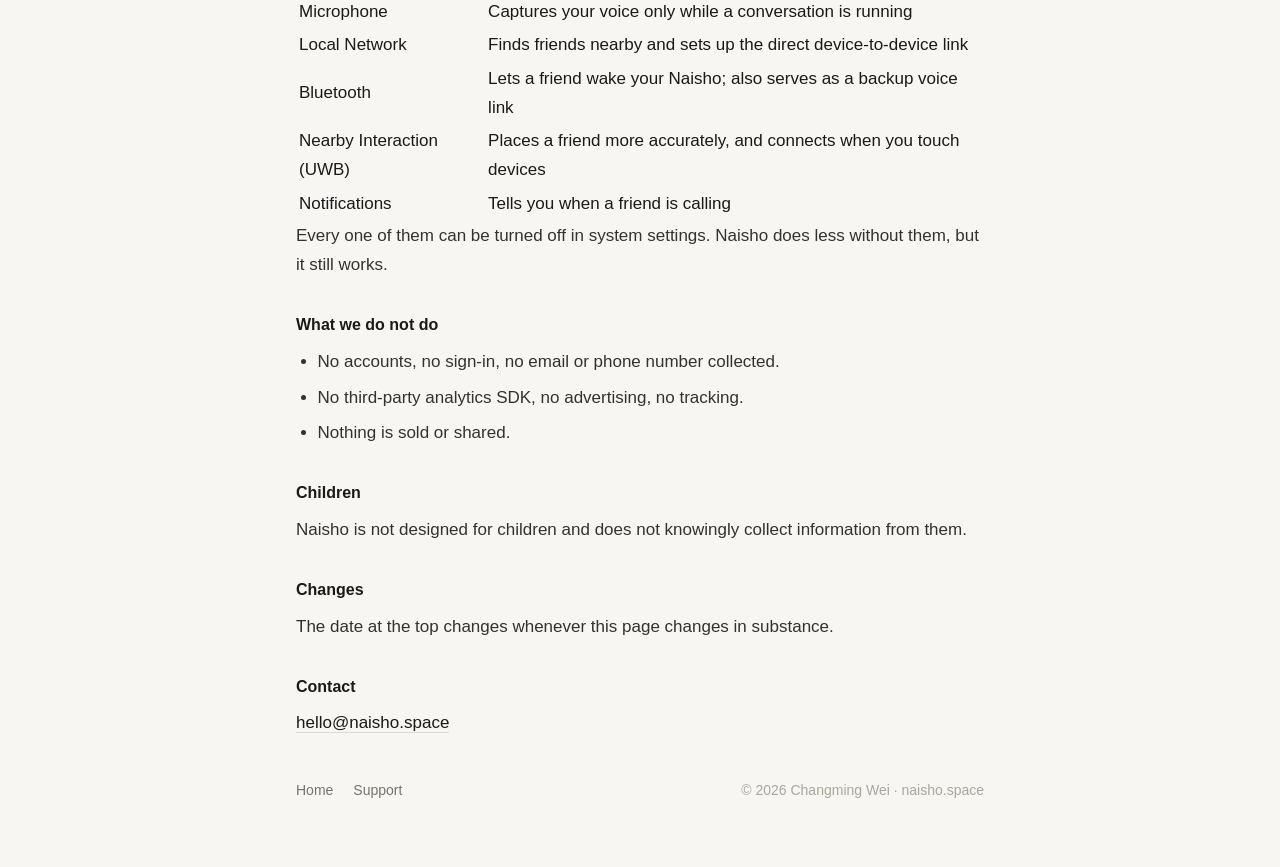
<file: privacy/index.html>
<!doctype html>
<html lang="en">
<head>
<meta charset="utf-8">
<meta name="viewport" content="width=device-width, initial-scale=1">
<title>Naisho — Privacy Policy</title>
<meta name="description" content="Privacy policy for Naisho.">
<link rel="canonical" href="https://naisho.space/privacy/">
<link rel="alternate" hreflang="en" href="https://naisho.space/privacy/">
<link rel="alternate" hreflang="zh-Hans" href="https://naisho.space/cn/privacy/">
<link rel="alternate" hreflang="x-default" href="https://naisho.space/privacy/">
<link rel="stylesheet" href="/style.css">
<link rel="icon" href="/favicon.png" type="image/png">
<link rel="apple-touch-icon" href="/apple-touch-icon.png">
<meta name="theme-color" content="#F7F6F2" media="(prefers-color-scheme: light)">
<meta name="theme-color" content="#0D0D0B" media="(prefers-color-scheme: dark)">
<meta property="og:site_name" content="Naisho">
<meta property="og:title" content="Privacy Policy">
<meta property="og:description" content="Your voice travels directly between two phones, with no server in between. It is never recorded and never stored.">
<meta property="og:url" content="https://naisho.space/privacy/">
<meta property="og:type" content="website">
<meta property="og:locale" content="en_US">
<meta property="og:locale:alternate" content="zh_CN">
<meta property="og:image" content="https://naisho.space/cn/og-card.png">
<meta property="og:image:width" content="1200">
<meta property="og:image:height" content="630">
<meta property="og:image:alt" content="Naisho">
<meta name="twitter:card" content="summary_large_image">
<meta name="twitter:title" content="Privacy Policy">
<meta name="twitter:description" content="Your voice travels directly between two phones, with no server in between. It is never recorded and never stored.">
<meta name="twitter:image" content="https://naisho.space/cn/og-card.png">
</head>
<body>
<div class="wrap"><div class="doc">

<header class="masthead">
    <p class="wordmark"><a href="/"><picture><source srcset="/logo-dark.png" media="(prefers-color-scheme: dark)"><img src="/logo.png" class="logo" alt="" width="28" height="28"></picture>Naisho</a></p>
    <nav>
      <a href="/privacy/">Privacy</a><span class="sep">·</span><a href="/support/">Support</a><span class="sep">·</span>
      <details class="lang">
      <summary>English</summary>
      <ul>
        <li><a href="/cn/privacy/">中文</a></li>
        <li><b>English</b></li>
      </ul>
    </details>
    </nav>
  </header>

<div style="padding:2.5rem 0 .5rem">
  <h1 style="font-size:1.6rem;font-weight:600;letter-spacing:-0.015em;margin:0 0 .5rem">Privacy Policy</h1>
  <p class="updated">Last updated: 2026-09-06</p>
</div>


<div class="lede">
  <p>Naisho carries your voice directly between two phones, end-to-end encrypted, with no server in between. It is never recorded and never stored. Apart from the diagnostics described below, we collect nothing.</p>
</div>

<h3>Your voice</h3>
<ul>
  <li>Calls run device to device (peer-to-peer Wi‑Fi, Bluetooth, or Apple's Multipeer transport). <strong>They do not pass through our servers</strong>, we have none.</li>
  <li>Voice is encrypted in transit.</li>
  <li><strong>Never recorded, never transcribed, never stored.</strong></li>
</ul>

<h3>Kept on your phone, never uploaded</h3>
<ul>
  <li>Your nickname and avatar emoji.</li>
  <li>Your friend list (each friend's stable ID, nickname, and when you last talked). It lives only on that phone; on a new phone you become friends again.</li>
  <li>Your preferences (auto-connect, allow friends to wake you, voice enhancement, and so on).</li>
</ul>
<p>One thing worth stating plainly: <strong>your nickname and avatar emoji are broadcast to people nearby who have Naisho open</strong>, which is what "seeing who is nearby" is. It travels only over the local radio range and is not uploaded anywhere.</p>

<h3>Diagnostics (the only data that leaves your phone)</h3>
<p>When something goes wrong, Naisho can send a diagnostic report to the developer through iCloud (Apple's CloudKit). It contains:</p>
<ul>
  <li>An event log: timestamps, connects and disconnects, which link was used, audio and network statistics, permission states, app version and build, iOS version, device model, language setting.</li>
  <li><strong>Nicknames of you and your friends</strong> appear in that log, along with friends' internal IDs.</li>
  <li>On a crash, the system-provided crash report is attached as well.</li>
</ul>
<p>It <strong>never contains voice content</strong>.</p>
<p>There are two ways it is sent:</p>
<ol>
  <li><strong>You send it</strong>: Settings → Diagnostics → "Run self-test and send".</li>
  <li><strong>Automatic crash reports</strong>: this setting is <strong>on by default</strong>. If the previous run ended abnormally, the next launch sends one report. You can turn it off at any time in Settings → Diagnostics.</li>
</ol>
<p>Reports are stored in the developer's iCloud container, used only to investigate problems, never analysed for profiling and never shared with third parties. To have reports you sent deleted, write to <a href="mailto:hello@naisho.space">hello@naisho.space</a>.</p>

<h3>Permissions</h3>
<table>
  <thead><tr><th>Permission</th><th>What it is for</th></tr></thead>
  <tbody>
    <tr><td>Microphone</td><td>Captures your voice only while a conversation is running</td></tr>
    <tr><td>Local Network</td><td>Finds friends nearby and sets up the direct device-to-device link</td></tr>
    <tr><td>Bluetooth</td><td>Lets a friend wake your Naisho; also serves as a backup voice link</td></tr>
    <tr><td>Nearby Interaction (UWB)</td><td>Places a friend more accurately, and connects when you touch devices</td></tr>
    <tr><td>Notifications</td><td>Tells you when a friend is calling</td></tr>
  </tbody>
</table>
<p>Every one of them can be turned off in system settings. Naisho does less without them, but it still works.</p>

<h3>What we do not do</h3>
<ul>
  <li>No accounts, no sign-in, no email or phone number collected.</li>
  <li>No third-party analytics SDK, no advertising, no tracking.</li>
  <li>Nothing is sold or shared.</li>
</ul>

<h3>Children</h3>
<p>Naisho is not designed for children and does not knowingly collect information from them.</p>

<h3>Changes</h3>
<p>The date at the top changes whenever this page changes in substance.</p>

<h3>Contact</h3>
<p><a href="mailto:hello@naisho.space">hello@naisho.space</a></p>

<footer>
  <a href="/">Home</a>
  <a href="/support/">Support</a>
  <span class="copy">© 2026 Changming Wei · naisho.space</span>
</footer>

</div></div>
</body>
</html>
</file>
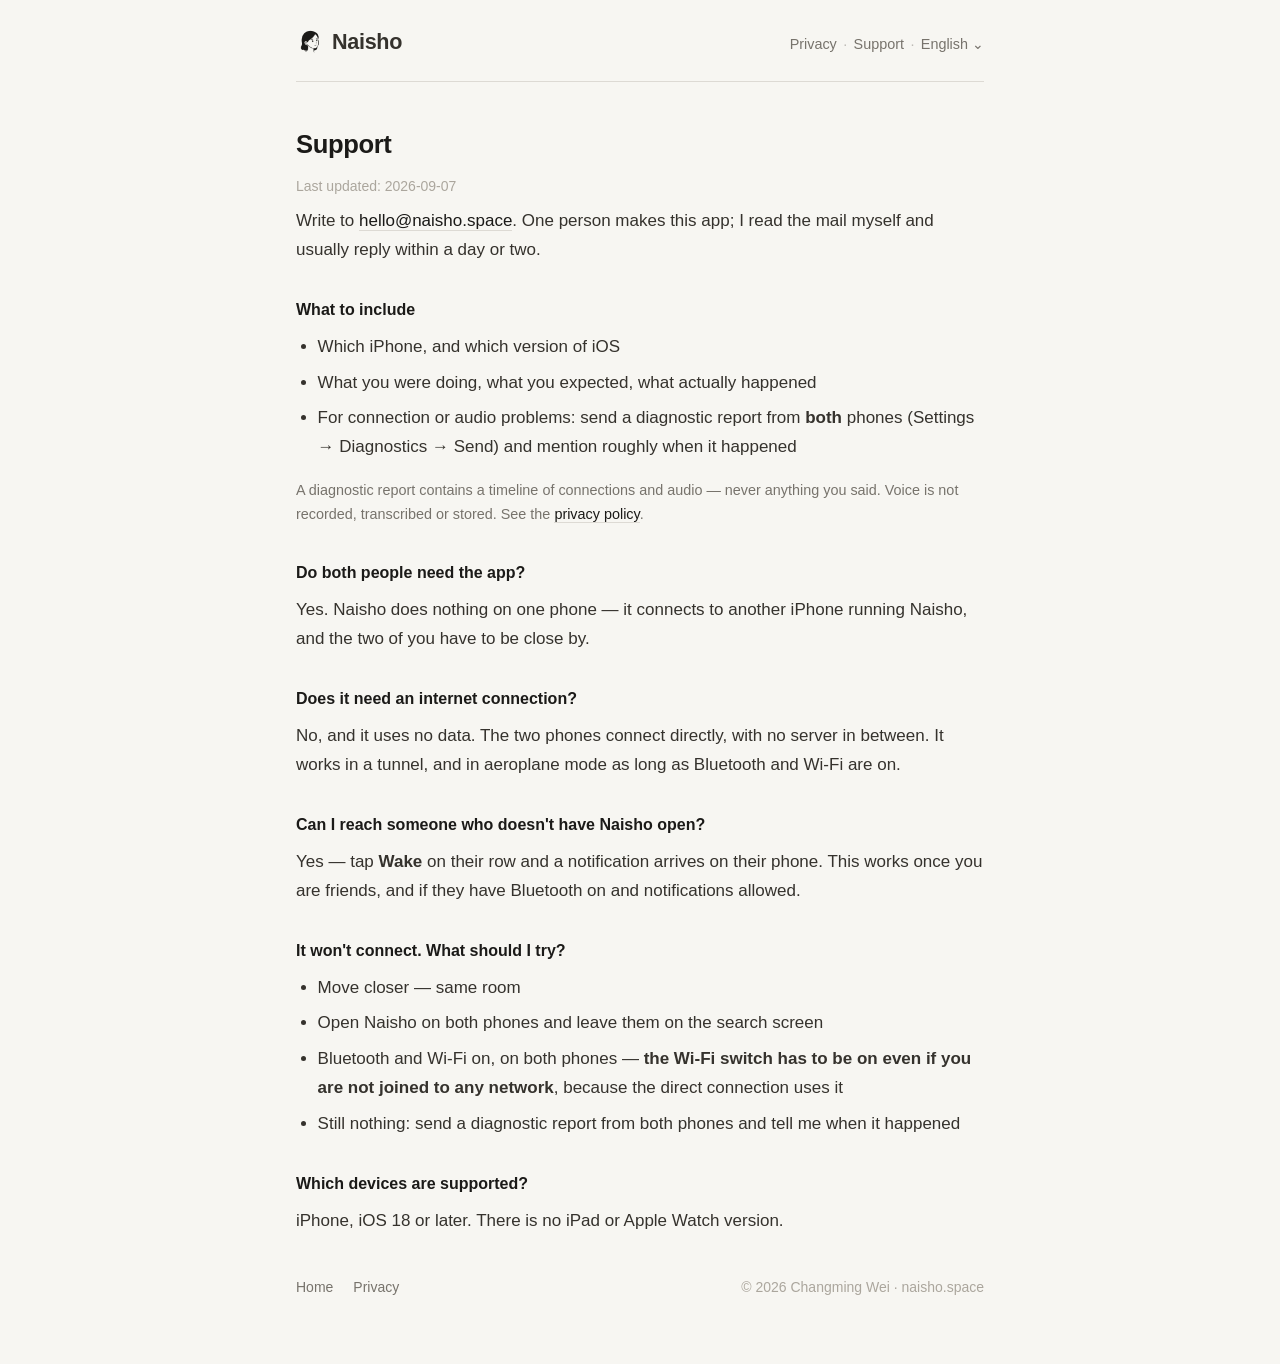
<file: support/index.html>
<!doctype html>
<html lang="en">
<head>
<meta charset="utf-8">
<meta name="viewport" content="width=device-width, initial-scale=1">
<title>Naisho — Support</title>
<meta name="description" content="Support and FAQ for Naisho.">
<link rel="canonical" href="https://naisho.space/support/">
<link rel="alternate" hreflang="en" href="https://naisho.space/support/">
<link rel="alternate" hreflang="zh-Hans" href="https://naisho.space/cn/support/">
<link rel="alternate" hreflang="x-default" href="https://naisho.space/support/">
<link rel="stylesheet" href="/style.css">
<link rel="icon" href="/favicon.png" type="image/png">
<link rel="apple-touch-icon" href="/apple-touch-icon.png">
<meta name="theme-color" content="#F7F6F2" media="(prefers-color-scheme: light)">
<meta name="theme-color" content="#0D0D0B" media="(prefers-color-scheme: dark)">
<meta property="og:site_name" content="Naisho">
<meta property="og:title" content="Support">
<meta property="og:description" content="Answers to common questions, and what to include when you write in.">
<meta property="og:url" content="https://naisho.space/support/">
<meta property="og:type" content="website">
<meta property="og:locale" content="en_US">
<meta property="og:locale:alternate" content="zh_CN">
<meta property="og:image" content="https://naisho.space/cn/og-card.png">
<meta property="og:image:width" content="1200">
<meta property="og:image:height" content="630">
<meta property="og:image:alt" content="Naisho">
<meta name="twitter:card" content="summary_large_image">
<meta name="twitter:title" content="Support">
<meta name="twitter:description" content="Answers to common questions, and what to include when you write in.">
<meta name="twitter:image" content="https://naisho.space/cn/og-card.png">
</head>
<body>
<div class="wrap"><div class="doc">

<header class="masthead">
    <p class="wordmark"><a href="/"><picture><source srcset="/logo-dark.png" media="(prefers-color-scheme: dark)"><img src="/logo.png" class="logo" alt="" width="28" height="28"></picture>Naisho</a></p>
    <nav>
      <a href="/privacy/">Privacy</a><span class="sep">·</span><a href="/support/">Support</a><span class="sep">·</span>
      <details class="lang">
      <summary>English</summary>
      <ul>
        <li><a href="/cn/support/">中文</a></li>
        <li><b>English</b></li>
      </ul>
    </details>
    </nav>
  </header>

<div style="padding:2.5rem 0 .5rem">
  <h1 style="font-size:1.6rem;font-weight:600;letter-spacing:-0.015em;margin:0 0 .5rem">Support</h1>
  <p class="updated">Last updated: 2026-09-07</p>
</div>
<p>Write to <a href="mailto:hello@naisho.space">hello@naisho.space</a>. One person makes this app;
    I read the mail myself and usually reply within a day or two.</p>

    <h3>What to include</h3>
    <ul>
      <li>Which iPhone, and which version of iOS</li>
      <li>What you were doing, what you expected, what actually happened</li>
      <li>For connection or audio problems: send a diagnostic report from <b>both</b> phones
        (Settings → Diagnostics → Send) and mention roughly when it happened</li>
    </ul>
    <p class="fine">A diagnostic report contains a timeline of connections and audio — never anything
    you said. Voice is not recorded, transcribed or stored. See the <a href="/cn/privacy/">privacy policy</a>.</p>

    <h3>Do both people need the app?</h3>
    <p>Yes. Naisho does nothing on one phone — it connects to another iPhone running Naisho,
    and the two of you have to be close by.</p>

    <h3>Does it need an internet connection?</h3>
    <p>No, and it uses no data. The two phones connect directly, with no server in between.
    It works in a tunnel, and in aeroplane mode as long as Bluetooth and Wi‑Fi are on.</p>

    <h3>Can I reach someone who doesn't have Naisho open?</h3>
    <p>Yes — tap <b>Wake</b> on their row and a notification arrives on their phone. This works once
    you are friends, and if they have Bluetooth on and notifications allowed.</p>

    <h3>It won't connect. What should I try?</h3>
    <ul>
      <li>Move closer — same room</li>
      <li>Open Naisho on both phones and leave them on the search screen</li>
      <li>Bluetooth and Wi‑Fi on, on both phones — <b>the Wi‑Fi switch has to be on even if you are
        not joined to any network</b>, because the direct connection uses it</li>
      <li>Still nothing: send a diagnostic report from both phones and tell me when it happened</li>
    </ul>

    <h3>Which devices are supported?</h3>
    <p>iPhone, iOS 18 or later. There is no iPad or Apple Watch version.</p>

  
<footer>
  <a href="/">Home</a>
  <a href="/privacy/">Privacy</a>
  <span class="copy">© 2026 Changming Wei · naisho.space</span>
</footer>

</div></div>
</body>
</html>
</file>
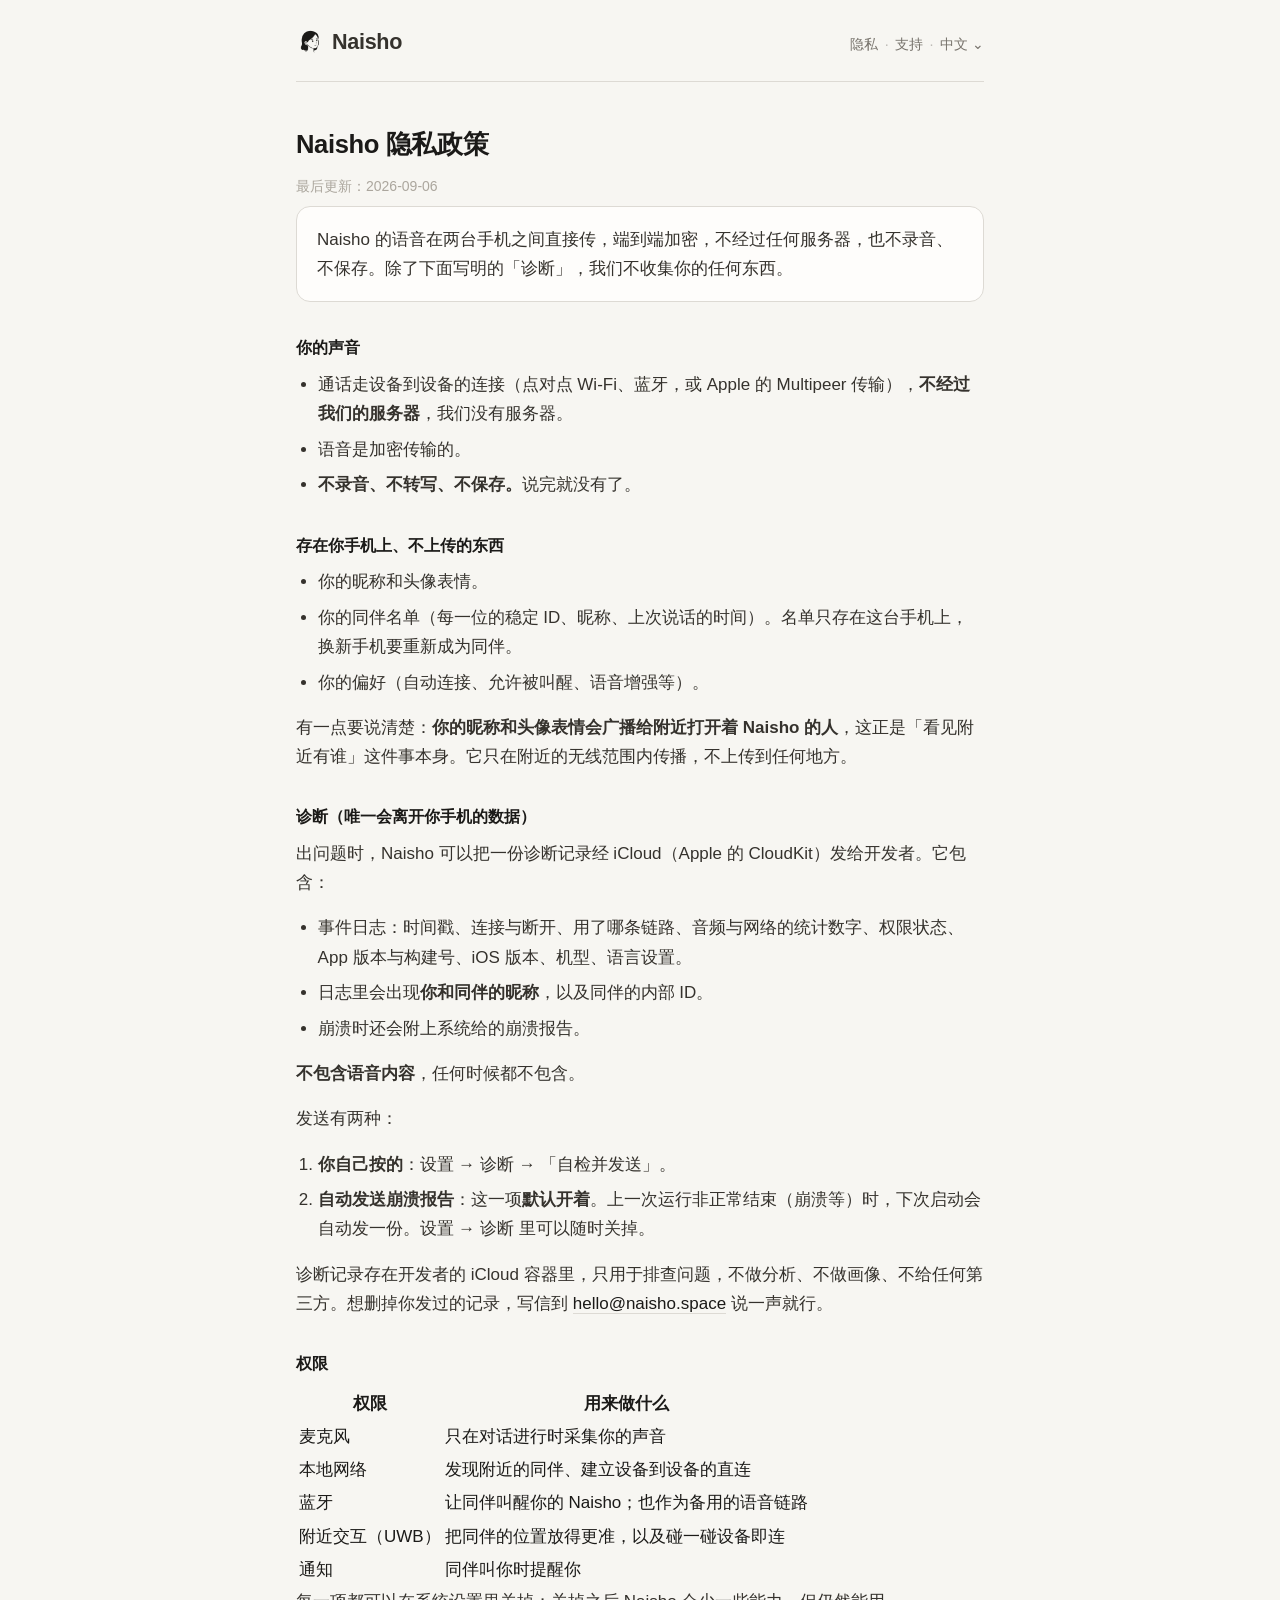
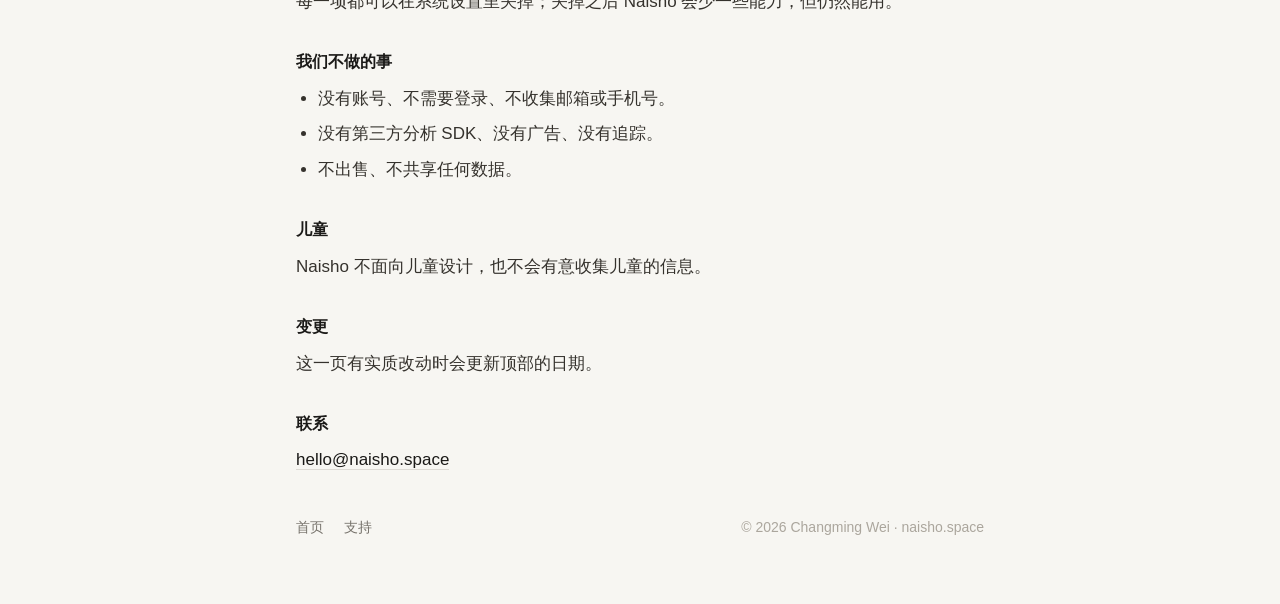
<file: cn/privacy/index.html>
<!doctype html>
<html lang="zh-Hans">
<head>
<meta charset="utf-8">
<meta name="viewport" content="width=device-width, initial-scale=1">
<title>Naisho 隐私政策</title>
<meta name="description" content="Naisho的隐私政策。">
<link rel="canonical" href="https://naisho.space/cn/privacy/">
<link rel="alternate" hreflang="en" href="https://naisho.space/privacy/">
<link rel="alternate" hreflang="zh-Hans" href="https://naisho.space/cn/privacy/">
<link rel="alternate" hreflang="x-default" href="https://naisho.space/privacy/">
<link rel="stylesheet" href="/style.css">
<link rel="icon" href="/favicon.png" type="image/png">
<link rel="apple-touch-icon" href="/apple-touch-icon.png">
<meta name="theme-color" content="#F7F6F2" media="(prefers-color-scheme: light)">
<meta name="theme-color" content="#0D0D0B" media="(prefers-color-scheme: dark)">
<meta property="og:site_name" content="Naisho">
<meta property="og:title" content="隐私政策">
<meta property="og:description" content="语音在两台手机之间直接传，不经过任何服务器，也不录音、不保存。">
<meta property="og:url" content="https://naisho.space/cn/privacy/">
<meta property="og:type" content="website">
<meta property="og:locale" content="zh_CN">
<meta property="og:locale:alternate" content="en_US">
<meta property="og:image" content="https://naisho.space/cn/og-card.png">
<meta property="og:image:width" content="1200">
<meta property="og:image:height" content="630">
<meta property="og:image:alt" content="Naisho">
<meta name="twitter:card" content="summary_large_image">
<meta name="twitter:title" content="隐私政策">
<meta name="twitter:description" content="语音在两台手机之间直接传，不经过任何服务器，也不录音、不保存。">
<meta name="twitter:image" content="https://naisho.space/cn/og-card.png">
</head>
<body>
<div class="wrap"><div class="doc">

<header class="masthead">
    <p class="wordmark"><a href="/cn/"><picture><source srcset="/logo-dark.png" media="(prefers-color-scheme: dark)"><img src="/logo.png" class="logo" alt="" width="28" height="28"></picture>Naisho</a></p>
    <nav>
      <a href="/cn/privacy/">隐私</a><span class="sep">·</span><a href="/cn/support/">支持</a><span class="sep">·</span>
      <details class="lang">
      <summary>中文</summary>
      <ul>
        <li><b>中文</b></li>
        <li><a href="/privacy/">English</a></li>
      </ul>
    </details>
    </nav>
  </header>

<div style="padding:2.5rem 0 .5rem">
  <h1 style="font-size:1.6rem;font-weight:600;letter-spacing:-0.015em;margin:0 0 .5rem">Naisho 隐私政策</h1>
  <p class="updated">最后更新：2026-09-06</p>
</div>


<div class="lede">
  <p>Naisho 的语音在两台手机之间直接传，端到端加密，不经过任何服务器，也不录音、不保存。除了下面写明的「诊断」，我们不收集你的任何东西。</p>
</div>

<h3>你的声音</h3>
<ul>
  <li>通话走设备到设备的连接（点对点 Wi‑Fi、蓝牙，或 Apple 的 Multipeer 传输），<strong>不经过我们的服务器</strong>，我们没有服务器。</li>
  <li>语音是加密传输的。</li>
  <li><strong>不录音、不转写、不保存。</strong>说完就没有了。</li>
</ul>

<h3>存在你手机上、不上传的东西</h3>
<ul>
  <li>你的昵称和头像表情。</li>
  <li>你的同伴名单（每一位的稳定 ID、昵称、上次说话的时间）。名单只存在这台手机上，换新手机要重新成为同伴。</li>
  <li>你的偏好（自动连接、允许被叫醒、语音增强等）。</li>
</ul>
<p>有一点要说清楚：<strong>你的昵称和头像表情会广播给附近打开着 Naisho 的人</strong>，这正是「看见附近有谁」这件事本身。它只在附近的无线范围内传播，不上传到任何地方。</p>

<h3>诊断（唯一会离开你手机的数据）</h3>
<p>出问题时，Naisho 可以把一份诊断记录经 iCloud（Apple 的 CloudKit）发给开发者。它包含：</p>
<ul>
  <li>事件日志：时间戳、连接与断开、用了哪条链路、音频与网络的统计数字、权限状态、App 版本与构建号、iOS 版本、机型、语言设置。</li>
  <li>日志里会出现<strong>你和同伴的昵称</strong>，以及同伴的内部 ID。</li>
  <li>崩溃时还会附上系统给的崩溃报告。</li>
</ul>
<p><strong>不包含语音内容</strong>，任何时候都不包含。</p>
<p>发送有两种：</p>
<ol>
  <li><strong>你自己按的</strong>：设置 → 诊断 → 「自检并发送」。</li>
  <li><strong>自动发送崩溃报告</strong>：这一项<strong>默认开着</strong>。上一次运行非正常结束（崩溃等）时，下次启动会自动发一份。设置 → 诊断 里可以随时关掉。</li>
</ol>
<p>诊断记录存在开发者的 iCloud 容器里，只用于排查问题，不做分析、不做画像、不给任何第三方。想删掉你发过的记录，写信到 <a href="mailto:hello@naisho.space">hello@naisho.space</a> 说一声就行。</p>

<h3>权限</h3>
<table>
  <thead><tr><th>权限</th><th>用来做什么</th></tr></thead>
  <tbody>
    <tr><td>麦克风</td><td>只在对话进行时采集你的声音</td></tr>
    <tr><td>本地网络</td><td>发现附近的同伴、建立设备到设备的直连</td></tr>
    <tr><td>蓝牙</td><td>让同伴叫醒你的 Naisho；也作为备用的语音链路</td></tr>
    <tr><td>附近交互（UWB）</td><td>把同伴的位置放得更准，以及碰一碰设备即连</td></tr>
    <tr><td>通知</td><td>同伴叫你时提醒你</td></tr>
  </tbody>
</table>
<p>每一项都可以在系统设置里关掉；关掉之后 Naisho 会少一些能力，但仍然能用。</p>

<h3>我们不做的事</h3>
<ul>
  <li>没有账号、不需要登录、不收集邮箱或手机号。</li>
  <li>没有第三方分析 SDK、没有广告、没有追踪。</li>
  <li>不出售、不共享任何数据。</li>
</ul>

<h3>儿童</h3>
<p>Naisho 不面向儿童设计，也不会有意收集儿童的信息。</p>

<h3>变更</h3>
<p>这一页有实质改动时会更新顶部的日期。</p>

<h3>联系</h3>
<p><a href="mailto:hello@naisho.space">hello@naisho.space</a></p>

<footer>
  <a href="/cn/">首页</a>
  <a href="/cn/support/">支持</a>
  <span class="copy">© 2026 Changming Wei · naisho.space</span>
</footer>

</div></div>
</body>
</html>
</file>
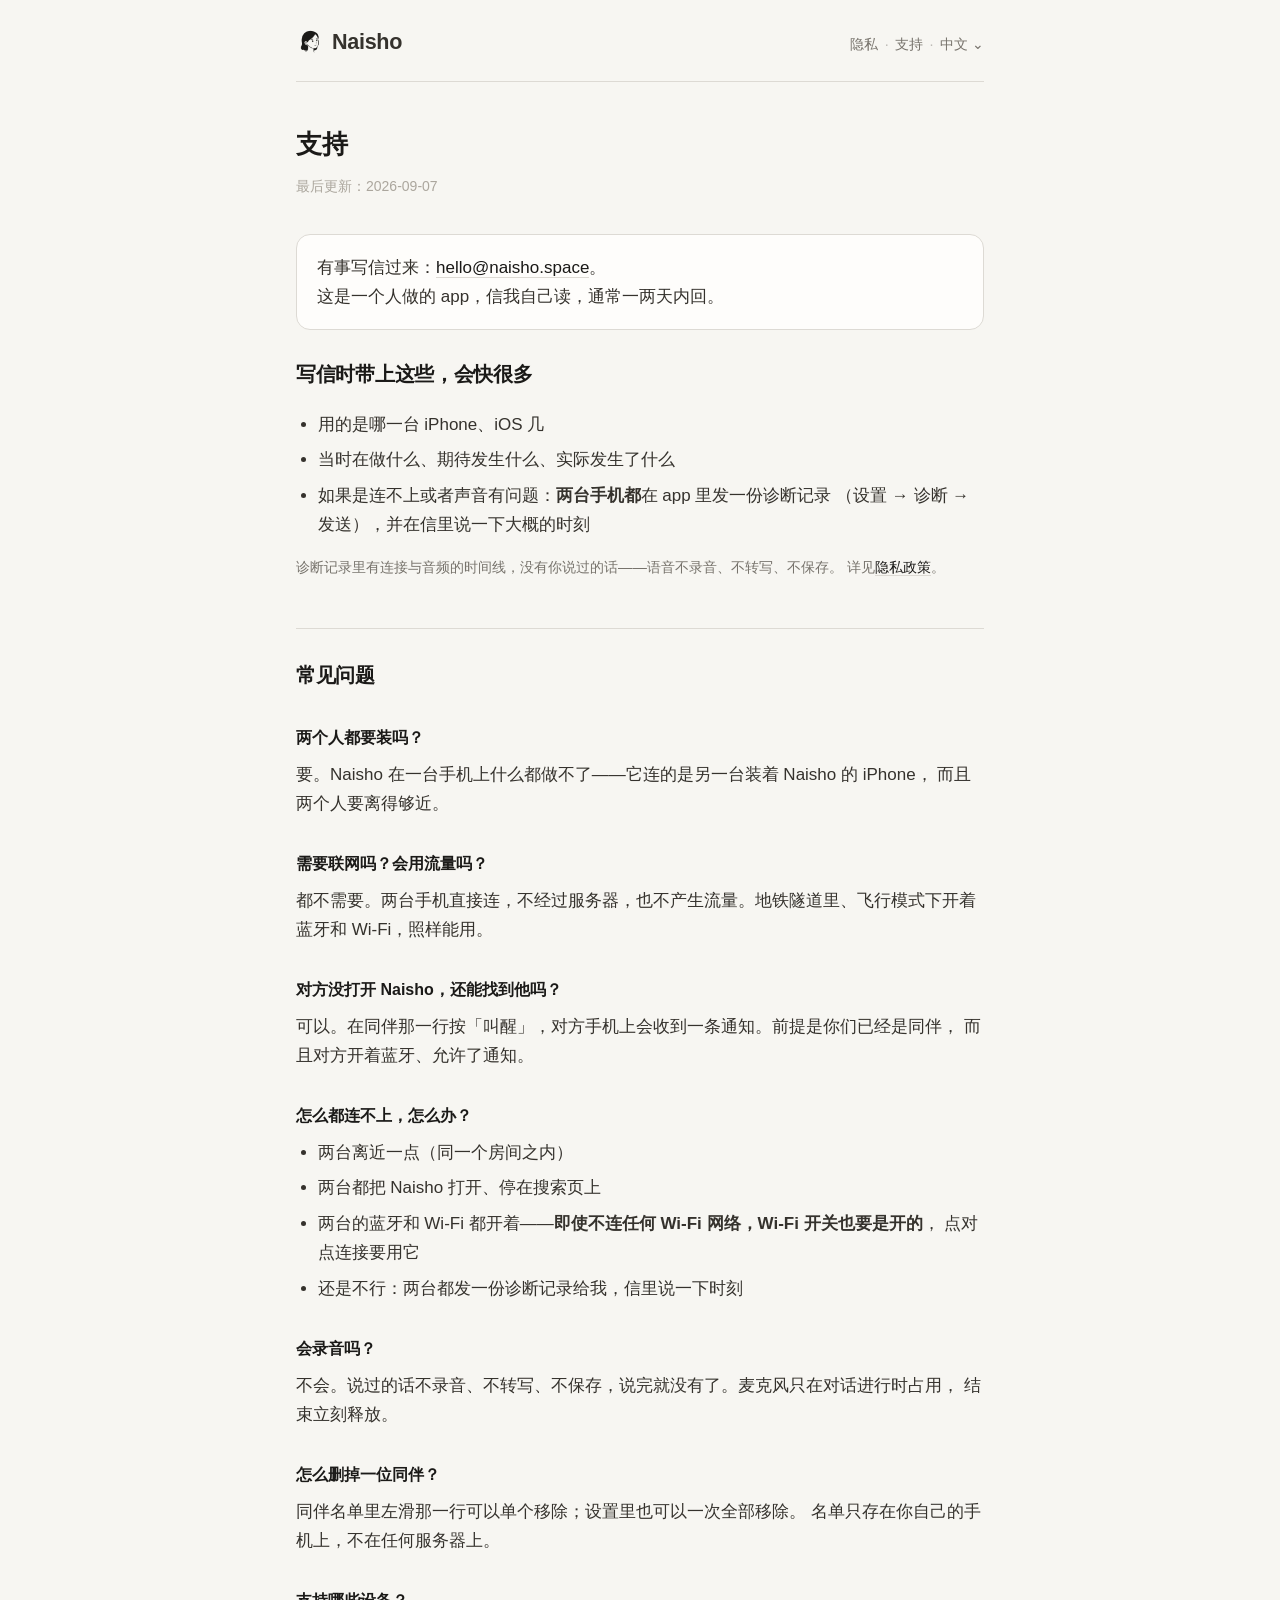
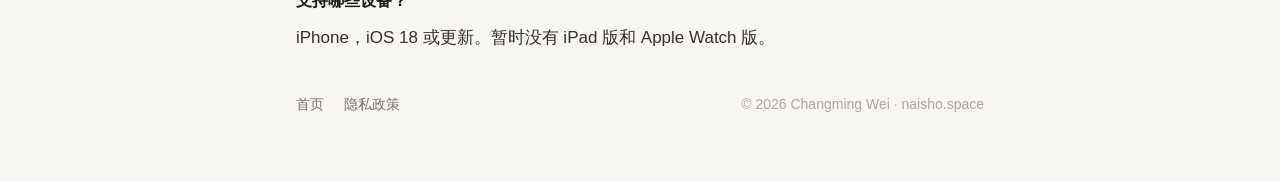
<file: cn/support/index.html>
<!doctype html>
<html lang="zh-Hans">
<head>
<meta charset="utf-8">
<meta name="viewport" content="width=device-width, initial-scale=1">
<title>Naisho 支持</title>
<meta name="description" content="Naisho的支持与常见问题。">
<link rel="canonical" href="https://naisho.space/cn/support/">
<link rel="alternate" hreflang="en" href="https://naisho.space/support/">
<link rel="alternate" hreflang="zh-Hans" href="https://naisho.space/cn/support/">
<link rel="alternate" hreflang="x-default" href="https://naisho.space/support/">
<link rel="stylesheet" href="/style.css">
<link rel="icon" href="/favicon.png" type="image/png">
<link rel="apple-touch-icon" href="/apple-touch-icon.png">
<meta name="theme-color" content="#F7F6F2" media="(prefers-color-scheme: light)">
<meta name="theme-color" content="#0D0D0B" media="(prefers-color-scheme: dark)">
<meta property="og:site_name" content="Naisho">
<meta property="og:title" content="支持">
<meta property="og:description" content="常见问题，以及写信过来时带上哪些信息会快很多。">
<meta property="og:url" content="https://naisho.space/cn/support/">
<meta property="og:type" content="website">
<meta property="og:locale" content="zh_CN">
<meta property="og:locale:alternate" content="en_US">
<meta property="og:image" content="https://naisho.space/cn/og-card.png">
<meta property="og:image:width" content="1200">
<meta property="og:image:height" content="630">
<meta property="og:image:alt" content="Naisho">
<meta name="twitter:card" content="summary_large_image">
<meta name="twitter:title" content="支持">
<meta name="twitter:description" content="常见问题，以及写信过来时带上哪些信息会快很多。">
<meta name="twitter:image" content="https://naisho.space/cn/og-card.png">
</head>
<body>
<div class="wrap"><div class="doc">

<header class="masthead">
    <p class="wordmark"><a href="/cn/"><picture><source srcset="/logo-dark.png" media="(prefers-color-scheme: dark)"><img src="/logo.png" class="logo" alt="" width="28" height="28"></picture>Naisho</a></p>
    <nav>
      <a href="/cn/privacy/">隐私</a><span class="sep">·</span><a href="/cn/support/">支持</a><span class="sep">·</span>
      <details class="lang">
      <summary>中文</summary>
      <ul>
        <li><b>中文</b></li>
        <li><a href="/support/">English</a></li>
      </ul>
    </details>
    </nav>
  </header>

<div style="padding:2.5rem 0 .5rem">
  <h1 style="font-size:1.6rem;font-weight:600;letter-spacing:-0.015em;margin:0 0 .5rem">支持</h1>
  <p class="updated">最后更新：2026-09-07</p>
</div>
<div class="lede" style="margin-top:1.75rem">
      <p style="margin:0">有事写信过来：<a href="mailto:hello@naisho.space">hello@naisho.space</a>。<br>
      这是一个人做的 app，信我自己读，通常一两天内回。</p>
    </div>

    <h2>写信时带上这些，会快很多</h2>
    <ul>
      <li>用的是哪一台 iPhone、iOS 几</li>
      <li>当时在做什么、期待发生什么、实际发生了什么</li>
      <li>如果是连不上或者声音有问题：<b>两台手机都</b>在 app 里发一份诊断记录
        （设置 → 诊断 → 发送），并在信里说一下大概的时刻</li>
    </ul>
    <p class="fine">诊断记录里有连接与音频的时间线，没有你说过的话——语音不录音、不转写、不保存。
    详见<a href="/cn/privacy/">隐私政策</a>。</p>

    <h2>常见问题</h2>

    <h3>两个人都要装吗？</h3>
    <p>要。Naisho 在一台手机上什么都做不了——它连的是另一台装着 Naisho 的 iPhone，
    而且两个人要离得够近。</p>

    <h3>需要联网吗？会用流量吗？</h3>
    <p>都不需要。两台手机直接连，不经过服务器，也不产生流量。地铁隧道里、飞行模式下开着
    蓝牙和 Wi‑Fi，照样能用。</p>

    <h3>对方没打开 Naisho，还能找到他吗？</h3>
    <p>可以。在同伴那一行按「叫醒」，对方手机上会收到一条通知。前提是你们已经是同伴，
    而且对方开着蓝牙、允许了通知。</p>

    <h3>怎么都连不上，怎么办？</h3>
    <ul>
      <li>两台离近一点（同一个房间之内）</li>
      <li>两台都把 Naisho 打开、停在搜索页上</li>
      <li>两台的蓝牙和 Wi‑Fi 都开着——<b>即使不连任何 Wi‑Fi 网络，Wi‑Fi 开关也要是开的</b>，
        点对点连接要用它</li>
      <li>还是不行：两台都发一份诊断记录给我，信里说一下时刻</li>
    </ul>

    <h3>会录音吗？</h3>
    <p>不会。说过的话不录音、不转写、不保存，说完就没有了。麦克风只在对话进行时占用，
    结束立刻释放。</p>

    <h3>怎么删掉一位同伴？</h3>
    <p>同伴名单里左滑那一行可以单个移除；设置里也可以一次全部移除。
    名单只存在你自己的手机上，不在任何服务器上。</p>

    <h3>支持哪些设备？</h3>
    <p>iPhone，iOS 18 或更新。暂时没有 iPad 版和 Apple Watch 版。</p>

<footer>
  <a href="/cn/">首页</a>
  <a href="/cn/privacy/">隐私政策</a>
  <span class="copy">© 2026 Changming Wei · naisho.space</span>
</footer>

</div></div>
</body>
</html>
</file>
<file: style.css>
/* naisho.space —— 全站唯一一份样式。没有脚本，没有第三方资源，没有网络字体。
   为什么不引网络字体（画布《官网规格》）：能用这个产品的人全在 Apple 设备上，
   那里的系统字栈就是 SF Pro ＋ 苹方 / ヒラギノ，和 app 里一模一样；
   中文没有能引的那一款（一两 MB，子集化也拖首屏），而只引拉丁正好制造
   「一句中英混排的话当场看出两副字」——app 那条规矩要避开的正是这个。 */

:root {
  color-scheme: light dark;
  --bg: #F7F6F2;
  --surface: #FEFDFB;
  --text: #1B1A18;
  --prose: #35322D;
  --muted: #77736C;
  --faint: #ABA69D;
  --rule: #DDDAD4;
  --accent: #1A1917;
  --ink-invert: #F7F6F2;
}
@media (prefers-color-scheme: dark) {
  :root {
    --bg: #0D0D0B;
    --surface: #1C1A16;
    --text: #F3F0EA;
    --prose: #DCD8D0;
    --muted: #A8A49B;
    --faint: #7A756C;
    --rule: rgba(255, 255, 255, 0.10);
    --accent: #F3F0EA;
    --ink-invert: #0D0D0B;
  }
}

*, *::before, *::after { box-sizing: border-box; }

body {
  margin: 0;
  background: var(--bg);
  color: var(--text);
  /* 中日文那几款必须显式列出：网页上没有 iOS 那条「系统自己的回落链是对的」的保证，
     -apple-system 在 Windows / Android 会落到 Segoe UI / Roboto，两副都没有汉字。 */
  font: 17px/1.72 -apple-system, BlinkMacSystemFont, "SF Pro Text", "Segoe UI",
        "PingFang SC", "PingFang TC", "Hiragino Sans", "Microsoft YaHei",
        "Noto Sans SC", "Helvetica Neue", Helvetica, Arial, sans-serif;
  -webkit-text-size-adjust: 100%;
  -webkit-font-smoothing: antialiased;
}

.wrap { max-width: 46rem; margin: 0 auto; padding: 0 1.5rem; }

/* ── 页眉 ─────────────────────────────────────────── */
.masthead {
  display: flex; flex-wrap: wrap; align-items: baseline; gap: .75rem 1rem;
  padding: 1.75rem 0 1.5rem; border-bottom: 1px solid var(--rule);
}
.wordmark {
  font: 700 1.35rem/1 "Helvetica Neue", Helvetica, Arial, sans-serif;
  letter-spacing: -0.015em; margin: 0;
}
/* **这一行是普通的行内排版，不是 flex**（09-07，Changming：「logo 和右侧的高度、
   间距之类的也不一致」）。原来 `.wordmark a` 是 `inline-flex`，而 **flex 容器的基线取自
   它第一个 flex 项**——也就是那张 28 px 的图，图片的基线是它的**盒底**。于是页眉那条
   `align-items: baseline` 拿去对齐的是*图片的底边*（y=56.0），而不是「Naisho」的文字基线
   （54.2），导航整体因此比字标低 4.8 px。
   行内排版没有这个问题：行盒的基线本来就是文字基线，图片靠 `vertical-align` 挂上去、
   不参与基线计算。于是「Naisho」和「Privacy」真的坐在同一条线上。 */
.wordmark a { color: inherit; border: none; }
/* `<picture>` 只负责按深浅挑图源，不该在排版里多一层盒子——`display: contents`
   让它自己那层消失，`img` 直接落进字标那一行。 */
.wordmark picture { display: contents; }
/* 名字在五种语言里都只有一个：Naisho。字标里不挂译名。 */
/* -.32em：字标 1.35rem = 21.6 px，这个位移把 28 px 的图**视觉上**居中在文字的中线上
   （图心 baseline−7.1，字心 baseline−7.8），同时它整个待在基线之外，不动基线本身。 */
.logo {
  display: inline-block; width: 28px; height: 28px; border-radius: 6px;
  vertical-align: -.32em; margin-right: .5rem;
}
/* 深色版是**另一张图**，不是把亮色那张反相（`<picture>` + `prefers-color-scheme` 换源，零脚本）。
   09-07 一度用的是 `filter: invert(1)`，当时的理由写着「墨 + 透明，反相只把墨翻成浅色，
   形状一模一样」——**那句话是错的，而且我验的是 alpha 通道，不是它长什么样**。
   这张线稿不是纯墨稿：头发是一大片深色、脸是一大片浅色，反相把人翻成了照片负片
   （白头发、黑脸），看着像换了个人。Changming 一眼看出来了。
   现在用的就是 app 自己那张 `AppIcon-Dark.png`——头发照旧深、脸照旧浅，只有底翻黑。

   **它是不透明的，这是有意的**：那张图的底色正是 #0D0D0B，和深色下的 `--bg` 一模一样
   （图标本来就是照同一个令牌画的），贴上去看不出边。抠成透明反而会在头发边缘留一圈锯齿。
   代价是这两个值绑在了一起：`--bg` 哪天改了，这张图要跟着重出。 */

/* 语言：一个纯 CSS 的下拉（<details>，没有脚本）。 */
.lang { position: relative; }
.lang > summary {
  list-style: none; cursor: pointer; color: var(--muted);
}
.lang > summary::-webkit-details-marker { display: none; }
.lang > summary::after { content: " ⌄"; letter-spacing: 0; }
.lang[open] > summary { color: var(--text); }
.lang > ul {
  position: absolute; right: 0; top: calc(100% + .5rem); z-index: 5;
  margin: 0; padding: .35rem 0; list-style: none; min-width: 7.5rem;
  background: var(--surface); border: 1px solid var(--rule); border-radius: 10px;
  box-shadow: 0 4px 14px rgba(0, 0, 0, .07);
}
.lang li { padding: 0; }
.lang li a, .lang li b {
  display: block; padding: .35rem .85rem; font-size: .9rem; font-weight: 400;
  color: var(--muted); border: none; white-space: nowrap;
}
.lang li b { color: var(--text); }
.lang li a:hover { color: var(--text); background: var(--bg); }
/* 页眉那一行三样东西（隐私 · 支持 · 语言）。**这里是 flex，不是一串 inline**
   ——Changming 09-07：「字号、间距、高度都统一吗？」不统一，三处：

   ① 下划线。全站那条 `a { border-bottom }` 在**正文**里是对的（正文中的链接不能只靠颜色
      认出来），可页眉里只有三样东西、位置本身就说明了它们是导航；三道下划线再加页眉自己
      那道分隔线，一条窄带里横着四条平行线。页眉这一处撤掉，正文那条一个字不动。
   ② 语言那一颗的线比另外两颗**低 1px、长一截**：它有自己的 `border-bottom` 外加
      `padding-bottom: 1px`，而且那道线连 `⌄` 和它前面那个空格一起划了进去。
   ③ 语言前面那道缝比「隐私 · 支持」之间的宽：`.sep` 两边各 .5rem 是一样的，
      但 HTML 里 `</span>` 和 `<details>` 之间有个换行，浏览器把它当成一个空格
      ——于是那一处多出小半个字。**改成 flex + gap，空白符从此不参与排版**，
      这类缝再也不会因为谁换了行就变宽。

   字号本来就是统一的（.9rem，下拉里的条目也是），高度现在靠 `align-items: baseline`
   对齐基线——三样东西坐在同一条基线上，而不是各自的盒底。 */
.masthead nav {
  margin-left: auto; font-size: .9rem; color: var(--muted);
  display: flex; flex-wrap: wrap; align-items: baseline; gap: .1rem .4rem;
}
/* 页眉在 iPhone 12–16 那一档（390）上曾经差 1.6 px 就折成两行：字标 106 + 导航 202
   + 列间距 20 = 328.6，而可用只有 327。两行不是不能看，但左上一个小 logo、右下
   一行导航是散的。所以这一处的两个间距（页眉 1rem、导航 .4rem）是**按宽度算出来的**，
   不是随手调的——改它们之前先量一遍 375 / 390 会不会折。 */
.masthead nav a { color: inherit; border-bottom: none; }
.masthead nav a:hover { color: var(--text); }
.masthead nav .sep { opacity: .45; margin: 0; }

a { color: var(--accent); text-decoration: none; border-bottom: 1px solid var(--rule); }
a:hover { border-color: var(--muted); }
a:focus-visible { outline: 2px solid var(--muted); outline-offset: 3px; border-radius: 2px; }

/* ── 开场 ─────────────────────────────────────────── */
.hero { padding: 3.5rem 0 3rem; }
.hero h1 {
  font-size: clamp(1.85rem, 5.2vw, 2.6rem); line-height: 1.28; font-weight: 600;
  letter-spacing: -0.02em; margin: 0 0 1.25rem; text-wrap: balance; max-width: 20ch;
}
.hero .sub { font-size: 1.075rem; color: var(--prose); margin: 0 0 1rem; max-width: 40ch; }
.hero .fine { font-size: .925rem; color: var(--muted); margin: 0; max-width: 42ch; }

.actions { display: flex; flex-wrap: wrap; gap: .75rem; margin-top: 2rem; }
.btn {
  display: inline-block; padding: .7rem 1.35rem; border-radius: 999px;
  font-size: .95rem; border: 1px solid var(--rule); background: var(--surface);
  color: var(--text);
}
/* 主动作：实心墨块。app 里那颗「连接」也是这个道理——一屏上只有一个这么重的东西。 */
.btn.primary {
  background: var(--accent); color: var(--ink-invert); border-color: var(--accent);
  font-weight: 500;
}
.btn.primary:hover { opacity: .88; }
.btn.ghost { border-color: transparent; background: transparent; color: var(--muted); padding-left: .35rem; }
.btn.ghost:hover { color: var(--text); }

/* ── 开场右边：那块场 ──────────────────────────────────────────────
   Changming 09-07：「感觉官网第一部分的右侧有点空」。那块空不拿图形填——
   站进去的是这个产品唯一的画面：**两个人、之间那段距离、场在呼吸**。

   和下面《怎么用》那三块屏刻意不是同一句话：那三块讲「app 长什么样」（有手机、有
   状态栏、有按钮、有计时器），这一块讲「那件事本身长什么样」——没有手机、没有连线、
   没有边界圈，直接躺在站点自己的纸上（#F7F6F2 / #0D0D0B 本来就是 app 那张纸）。
   材料是同一批数，所以两处摆在同一页上认得出是同一只手。

   为什么另起一份 --fld-*，不复用 .shot 那套 --sh-*：那一套是「屏里」的一套，挂在 .shot 上、
   跟着那三块屏走；这块场不在屏里。这里的分工是**材料照 app，字照站点**——头像那张纸、
   光晕、投影用 app 的值，名字用 --muted，因为名字是页面上的字，不是屏里的字。 */
.hero .fld {
  /* 浅色三个值就是 app 里那三个（Theme.avatar / 声场核那团光 / 投影的黑）。
     深色的头像纸 #35312A 必须比页面 #0D0D0B 亮一档，不然 emoji 是浮在虚空里的；
     投影在深色里归零，和 .shot 一样——那边靠纸本身分层，不靠影子。 */
  --fld-face: #FEFDFB;
  --fld-glow: 254, 253, 251;
  --fld-sh: 27, 26, 24;
  --fld-ink: 26, 25, 23;
  /* 一个尺寸源：整块场的宽。头像、光晕、位置全从它算，换一档只改这一行。
     62vw 是保险丝——系统字号调大时 rem 会跟着涨，那时按视口收，别顶出纸边。 */
  --u: min(13.5rem, 62vw);
  /* 头像 64：场上只有两个人时 app 给的就是 64（FieldPlacement.avatarDiameter，≥5 人才收到 56）。
     这块场不在屏里，不用按 .shot 那个 0.525 缩——它和真机上一样大。 */
  --d: calc(var(--u) * .32);
  position: relative;
  width: var(--u);
  height: calc(var(--u) * .98);
  margin: 2.75rem auto 0;
  user-select: none; -webkit-user-select: none;
  /* 有人在场那一档呼吸：5.6 s、1 → 1.006（Tunables.fieldSettlePeriod / fieldSettleScale）。
     1.006 在 200 px 上是 1.2 px——它本来就不该被看见，只该被觉得。
     搜索那一档（4.4 s / 1.022）是「一个人在找人」，这块场里有两个人，用不上。
     呼吸挂在整块上而不是各自头像上：胀缩的是**他们之间那段距离**。 */
  animation: fld-breathe 5.6s ease-in-out infinite;
}
@media (prefers-color-scheme: dark) {
  .hero .fld {
    --fld-face: #35312A; --fld-glow: 46, 42, 34; --fld-sh: 0, 0, 0; --fld-ink: 243, 240, 234;
  }
}

/* 那一小块光：场的全部范围就是它，**不画边界圈**。
   app 0.6.6 把 ⌀216 那条外环整条退役了，理由是「闭合、均匀、静止的圆线只有一种读法：
   到此为止」。这块场要说的恰好反过来：亮到这儿为止、再往外什么都没有，可它自己没有围墙。
   116% / 126% 是让它溢出盒子——溢出的那一圈已经淡到接近 0，只为了让这个物体在
   右栏里显得比 200 px 大一圈，而不占版面。 */
.hero .fld .pool {
  position: absolute; left: 51%; top: 47.5%;
  width: 116%; height: 126%;
  transform: translate(-50%, -50%);
  background: radial-gradient(50% 50% at 50% 50%,
    rgba(var(--fld-glow), .9) 0%, rgba(var(--fld-glow), .42) 56%, rgba(var(--fld-glow), 0) 100%);
}

/* 品牌那三点。点是「存在 / 声音 / 声场」，永远不是网络拓扑（ProximityField 开头那段）。
   它们散在光的边上、越外越淡——作用是让这块光**有一个看得出来的边，而不是画一条边**。
   落在 .pool 前面是照 app 的图层序：里圈的被光洗掉，只剩外圈的还站着。 */
.hero .fld .dot {
  position: absolute; width: 3px; height: 3px; border-radius: 50%;
  background: rgb(var(--fld-ink));
}

/* 两个人：**一样大、不一样高**。
   一样大是因为对这一页的访客来说他们是对等的两个人（场心那颗「我」不在这儿，
   所以这块场没有 orb，也就不会和第一块屏撞脸）。
   不一样高是因为对称本身就是「这是摆出来的」这个信号（FieldPlacement 那一条）——
   差那一档高度，一对图标才变回两个站着的人。
   中心距 101 px，两张纸之间还剩 37 px 空白：圆可以相切、绝不相交（0.6.6 的不变量）。
   **那段空白就是这一整块的主语**，所以中间什么都不画——一条连线会把「一段距离」
   变成「一条链路」，而链路是拓扑。
   格子只有头像那么大、名字挂在版面外：和 app 里一样（FieldAvatar「圆心就是落位点」）。 */
.hero .fld .who { position: absolute; width: var(--d); height: var(--d); }
.hero .fld .one { left: 13%; top: 18.4%; }
.hero .fld .two { left: 57%; top: 43.9%; }

.hero .fld .face {
  position: relative; display: flex; align-items: center; justify-content: center;
  width: var(--d); height: var(--d); border-radius: 50%;
  background: var(--fld-face);
  font-size: calc(var(--d) * .48); line-height: 1;
  /* FieldAvatar 那两层，一点没缩：.09 / 11 / y8 把这张纸托起来，
     .05 / 1 / y1 再把它压回纸面——少任何一层它都会飘。 */
  box-shadow: 0 8px 11px rgba(var(--fld-sh), .09), 0 1px 1px rgba(var(--fld-sh), .05);
  transform: scale(1.028);
  animation: fld-say 9.6s ease-in-out infinite;
}

/* 名字：这是页面上的字，不是屏里的字，所以走站点的 --muted。
   绝对定位挂在头像下面，名字再长也推不动头像（app 那条「名字不进版面」）。 */
.hero .fld b {
  position: absolute; left: 50%; top: calc(100% + .55rem);
  transform: translateX(-50%);
  font-size: .8rem; font-weight: 400; line-height: 1;
  color: var(--muted); white-space: nowrap;
}

/* 说话的那一个脚下那团光（app InCall 里 .sp .glow 那一层）。
   **只加不减**：说话的人被托起来，听的那个一点不暗——ProximityField 里那条硬规矩，
   亮度一开口就会被读成「信号弱 / 离得远」，用一个轴说另一个轴的事正是那次事故本身。 */
.hero .fld .lift {
  position: absolute; left: 50%; top: 50%;
  width: calc(var(--d) * 1.85); height: calc(var(--d) * 1.85);
  margin: calc(var(--d) * -.925) 0 0 calc(var(--d) * -.925);
  border-radius: 50%;
  background: radial-gradient(50% 50% at 50% 50%,
    rgba(var(--fld-glow), 1) 0%, rgba(var(--fld-glow), .55) 56%, rgba(var(--fld-glow), 0) 100%);
  opacity: .92;
  animation: fld-lift 9.6s ease-in-out infinite;
}
/* 静止那一帧——也就是减弱动态之后剩下的那一帧、和页面加载的第一帧：
   一个人正说着，另一个听着。两个人的基础样式就是那一帧的两半，
   动画只是把这两半来回换（-4.8s 是把 .two 拨到半圈之后），不另写一条静止规则。 */
.hero .fld .two .lift { opacity: 0; }
.hero .fld .two .face { transform: scale(1); }
.hero .fld .two .lift, .hero .fld .two .face { animation-delay: -4.8s; }

/* 9.6 s 一轮：一个人说 4 s，交接 0.8 s，换另一个。
   **这一句只有这块场说得出来**：没有「按住说话」这回事，两个人都能说（六件事 03），
   而下面三块屏里没有一块讲得了「轮到谁」。
   交接慢到 0.8 s 是故意的：快了是切换，慢了才是接话。 */
@keyframes fld-lift { 0%, 41.6% { opacity: .92; } 50%, 91.6% { opacity: 0; } 100% { opacity: .92; } }
@keyframes fld-say  { 0%, 41.6% { transform: scale(1.028); } 50%, 91.6% { transform: scale(1); } 100% { transform: scale(1.028); } }
@keyframes fld-breathe { 0%, 100% { transform: scale(1); } 50% { transform: scale(1.006); } }

/* 48rem = 768：正是 .wrap（46rem）连自己的内边距一起吃满的那一刻——从这里起正文列
   永远是 688 px，再宽也不变。所以分栏只存在于这一侧，中间**没有一段「越来越挤」的宽度带**：
   要么两列，要么叠下去。
   688 − 200 − 32 = 456 给字：够 h1 的 20ch、够 .sub 的 40ch，也够那两颗按钮并排一行。 */
@media (min-width: 48rem) {
  .hero { display: grid; grid-template-columns: minmax(0, 1fr) 12.5rem; column-gap: 2rem; align-items: center; }
  .hero .copy { min-width: 0; }
  /* 竖着居中，于是它落在 .sub 那几行旁边、而不是和 h1 抢：一屏上只让一件事最响。 */
  .hero .fld { --u: 12.5rem; margin: 0; }
}

/* ── 分节 ─────────────────────────────────────────── */
section { padding: 3.25rem 0; border-top: 1px solid var(--rule); }
.eyebrow {
  font-size: .7rem; letter-spacing: .14em; text-transform: uppercase;
  color: var(--faint); margin: 0 0 .75rem;
}
h2 {
  font-size: clamp(1.3rem, 3.4vw, 1.6rem); font-weight: 600; letter-spacing: -0.015em;
  margin: 0 0 1.75rem; text-wrap: balance;
}
h3 { font-size: 1.0rem; font-weight: 600; margin: 0 0 .4rem; }
p { margin: 0 0 1rem; color: var(--prose); }
p:last-child { margin-bottom: 0; }
.fine { font-size: .9rem; color: var(--muted); }

/* 场景：一条一条，不是卡片墙——它们是同一件事的四个样子 */
.scenes { list-style: none; margin: 0 0 1.75rem; padding: 0; }
.scenes li { padding: .9rem 0; border-top: 1px solid var(--rule); color: var(--prose); }
.scenes li:first-child { border-top: none; padding-top: 0; }
.scenes b { color: var(--text); font-weight: 600; }
.closing { font-size: 1.02rem; color: var(--text); }

/* 六件事 */
.facts { display: grid; gap: 1.75rem; }
@media (min-width: 40rem) { .facts { grid-template-columns: 1fr 1fr; gap: 2rem 2.5rem; } }
.fact .n {
  display: inline-block; font-size: .72rem; color: var(--faint);
  font-variant-numeric: tabular-nums; margin-bottom: .35rem;
}
.fact p { margin-bottom: .5rem; }

/* ── 怎么用：三块真屏 ──────────────────────────────────────────────
   纯 HTML + CSS，零脚本、零外链、零位图。屏跟着访客的主题翻（prefers-color-scheme）——
   app 的纸 #F7F6F2 / #0D0D0B 和站点的 --bg 本来就是同一块材料，屏里那一套是 app 自己的
   令牌（画布《材料与字阶》），用 --sh-* 单独挂在 .shot 上，不和站点的 --text / --prose 混。
   减弱动态：沿用本文件底部那条全局 animation:none —— 每个会动的东西，静止态都写在
   基础样式里（有人在场 / 说话中），动画一关剩下的就是那一帧，不另写一条。 */
.howto { display: grid; gap: 2.1rem; }
@media (min-width: 40rem) { .howto { grid-template-columns: repeat(3, 1fr); gap: 2rem 1.75rem; } }
.step .n {
  display: block; font-size: .72rem; color: var(--faint);
  font-variant-numeric: tabular-nums; margin-bottom: .6rem;
}
.step .n em { font-style: normal; margin-left: .5em; }
.step p { font-size: .9rem; line-height: 1.7; color: var(--prose); margin: .75rem 0 0; }
.step .shot { margin: 0 auto; }

/* 屏：402 × 874 的真机按 211 宽重排（不是缩图——16 号正文缩到 8.4 号没人读得了）。
   几何等比 0.525，字号设下限：主文字 11–12.5，次要 10，三级 9.5。 */
.shot {
  --sh-bg: #F7F6F2; --sh-ink: #1A1917; --sh-i: 26, 25, 23;
  --sh-t2: #77736C; --sh-t3: #ABA69D;
  --sh-card: #FEFDFB; --sh-face: #FEFDFB; --sh-chip: #EEECE6; --sh-cap: #ECEAE5;
  --sh-orb1: #FEFDFB; --sh-orb2: #FCFCFA; --sh-orb3: #F3F1EC; --sh-rim: rgba(254, 253, 251, .9);
  --sh-track: #DDDAD4; --sh-thumb: #FEFDFB; --sh-inv: #F7F6F2;
  --sh-sh: 27, 26, 24; --sh-glow: 254, 253, 251;
  position: relative; width: 211px; height: 458px; overflow: hidden; border-radius: 26px;
  background: var(--sh-bg); color: var(--sh-ink);
  box-shadow: 0 0 0 1px var(--rule), 0 2px 6px rgba(var(--sh-sh), .05), 0 18px 44px rgba(var(--sh-sh), .08);
  display: flex; flex-direction: column; align-items: stretch;
  font-size: 10px; line-height: 1.3; font-weight: 400; letter-spacing: 0; text-align: left;
  -webkit-font-smoothing: antialiased; user-select: none; -webkit-user-select: none;
}
@media (prefers-color-scheme: dark) {
  .shot {
    --sh-bg: #0D0D0B; --sh-ink: #F3F0EA; --sh-i: 243, 240, 234;
    --sh-t2: #A8A49B; --sh-t3: #7A756C;
    --sh-card: #1C1A16; --sh-face: #35312A; --sh-chip: #2E2B25; --sh-cap: #2E2B25;
    --sh-orb1: #2E2A22; --sh-orb2: #26231D; --sh-orb3: #191713; --sh-rim: rgba(243, 240, 234, .14);
    --sh-track: #3A362F; --sh-thumb: #EDE9E1; --sh-inv: #0D0D0B;
    --sh-sh: 0, 0, 0; --sh-glow: 46, 42, 34;
  }
}
/* 三列时格子只有 178–211 宽（视口 40–46rem），窄屏叠起来时放大一档。zoom 是重排不是栅格缩放，字仍然清楚。 */
@media (min-width: 40rem) and (max-width: 45.99rem) { .shot { zoom: .84; } }
@media (max-width: 39.99rem) { .shot { zoom: 1.24; } }

.shot * { box-sizing: border-box; margin: 0; padding: 0; }
.shot svg { display: block; width: auto; height: auto; }
.shot .grow { flex: 1 1 auto; }
.shot .num { font-variant-numeric: tabular-nums; }
.shot .x { display: grid; } .shot .x > * { grid-area: 1 / 1; }
.shot .face {
  display: flex; align-items: center; justify-content: center; flex: none;
  border-radius: 50%; background: var(--sh-face); line-height: 1; font-style: normal;
}
.shot .wm { font: 700 15px/1 "Helvetica Neue", Helvetica, Arial, sans-serif; letter-spacing: .2px; color: var(--sh-ink); }
.shot .fd { display: flex; align-items: center; gap: 7px; }
.shot .fd i { display: block; width: 3px; height: 3px; border-radius: 50%; background: var(--sh-ink); }

/* ── 01 首页：搜索中 → 有人进来了 → 又走了（18 秒一圈，画布《搜索页 · 动效说明》分镜 ①②⑤⑥） ── */
.s1 .top { height: 30px; flex: none; }
.s1 .hdr { height: 24px; flex: none; display: flex; align-items: center; justify-content: space-between; padding: 0 13px; }
.s1 .cap {
  display: flex; align-items: center; gap: 4px; height: 20px; padding: 0 8px 0 5px;
  border-radius: 10px; background: var(--sh-cap); font-size: 9.5px; color: var(--sh-ink); white-space: nowrap;
}
.s1 .cap i { font-style: normal; font-size: 11px; line-height: 1; }
.s1 .field { position: relative; height: 183px; flex: none; margin-top: 8px; }
.s1 .dot { position: absolute; width: 3px; height: 3px; border-radius: 50%; background: var(--sh-ink); }
.s1 .mist {
  position: absolute; left: 50%; top: 50%; width: 160px; height: 160px; margin: -80px 0 0 -80px; border-radius: 50%;
  background: radial-gradient(50% 50% at 50% 50%, rgba(var(--sh-glow), .55) 0%, rgba(var(--sh-glow), .22) 58%, rgba(var(--sh-glow), 0) 86%);
}
/* 三道等势线：越往外越淡、越往外越断（代码 FieldRipples.bands：[40,.8] → [6,4] → [2,7]），没有一圈是闭合的 */
.s1 .ripples { position: absolute; left: 50%; top: 50%; width: 167px; height: 167px; margin: -83.5px 0 0 -83.5px; overflow: visible; opacity: 0; animation: s1-ripples 18s linear infinite; }
.s1 .rp { fill: none; stroke: rgb(var(--sh-i)); stroke-width: 1.6; r: 124px; opacity: 0; stroke-dasharray: 40 .8; animation: s1-rp 4.4s cubic-bezier(.22, .61, .36, 1) infinite; }
.s1 .rp2 { animation-delay: -1.45s; } .s1 .rp3 { animation-delay: -2.9s; }
@keyframes s1-rp {
  0%   { r: 124px; opacity: .18; stroke-dasharray: 40 .8; }
  35%  { r: 164px; opacity: .085; stroke-dasharray: 14 2.8; }
  70%  { r: 204px; opacity: .03; stroke-dasharray: 4 5.2; }
  100% { r: 238px; opacity: 0;   stroke-dasharray: 2 7; }
}
.s1 .orb {
  position: absolute; left: 50%; top: 50%; width: 88px; height: 88px; margin: -44px 0 0 -44px; border-radius: 50%;
  background: radial-gradient(118% 118% at 32% 24%, var(--sh-orb1) 0%, var(--sh-orb2) 48%, var(--sh-orb3) 100%);
  box-shadow: 0 6px 16px rgba(var(--sh-sh), .055), 0 1px 3px rgba(var(--sh-sh), .04), inset 0 1px 0 var(--sh-rim);
  display: flex; align-items: center; justify-content: center; animation: s1-orb 18s ease-in-out infinite;
}
.s1 .orb .face { width: 38px; height: 38px; font-size: 18px; box-shadow: 0 3px 8px rgba(var(--sh-sh), .055), 0 1px 1px rgba(var(--sh-sh), .035); }
/* 进来的人：只有距离没有方向 → 放正上方（《只有距离》定稿），半径 = 正常对话距离那一档（112 × .525） */
.s1 .arc { position: absolute; left: 50%; top: 50%; width: 130px; height: 130px; margin: -65px 0 0 -65px; overflow: visible; filter: blur(.45px); animation: s1-arc 18s linear infinite; }
.s1 .arc path { fill: none; stroke-width: 1.6; stroke-linecap: butt; }
.s1 .peer {
  position: absolute; left: 50%; top: 50%; width: 70px; margin: -76px 0 0 -35px;
  display: flex; flex-direction: column; align-items: center; gap: 4px;
  transform-origin: 35px 17px; animation: s1-peer 18s ease-out infinite;
}
.s1 .peer .fw { position: relative; width: 34px; height: 34px; }
.s1 .peer .face { width: 34px; height: 34px; font-size: 16px; box-shadow: 0 4px 11px rgba(var(--sh-sh), .09), 0 1px 1px rgba(var(--sh-sh), .05); }
.s1 .peer .halo { position: absolute; left: 0; top: 0; width: 34px; height: 34px; border-radius: 50%; border: 1px solid rgba(var(--sh-i), .22); opacity: 0; animation: s1-halo 18s ease-out infinite; }
.s1 .peer b { font-size: 9.5px; font-weight: 400; color: var(--sh-ink); white-space: nowrap; }
.s1 .peer .dust { position: absolute; left: 17px; top: 17px; width: 2px; height: 2px; border-radius: 50%; background: var(--sh-ink); opacity: 0; animation: s1-dust 18s ease-out infinite; }
.s1 .status { flex: none; margin-top: 10px; padding: 0 14px; text-align: center; font-size: 11px; font-weight: 500; color: var(--sh-ink); line-height: 1.35; }
.s1 .status .a { opacity: 0; animation: s1-a 18s linear infinite; }
.s1 .status .b { opacity: 1; animation: s1-b 18s linear infinite; }
.s1 .last { flex: none; padding: 0 13px; display: flex; flex-direction: column; gap: 6px; }
.s1 .lh { display: flex; align-items: baseline; justify-content: space-between; font-size: 10px; }
.s1 .lh b { font-weight: 500; color: var(--sh-t2); }
.s1 .lh .see { display: flex; align-items: center; gap: 3px; color: var(--sh-t3); }
.s1 .card {
  display: flex; align-items: center; gap: 7px; height: 44px; padding: 0 9px; border-radius: 12px;
  background: var(--sh-card); box-shadow: 0 1px 2px rgba(var(--sh-sh), .035), 0 4px 10px rgba(var(--sh-sh), .035);
}
.s1 .card .face { width: 24px; height: 24px; font-size: 13px; background: var(--sh-chip); }
.s1 .card .txt { flex: 1 1 auto; min-width: 0; display: flex; flex-direction: column; gap: 2px; }
.s1 .card .txt b { font-size: 11.5px; font-weight: 600; color: var(--sh-ink); }
.s1 .card .sub { font-size: 9.5px; color: var(--sh-t3); white-space: nowrap; }
.s1 .card .sub em, .s1 .status span { font-style: normal; }
.s1 .card .sub .a { opacity: 0; animation: s1-a 18s linear infinite -17.6s; }
.s1 .card .sub .b { color: var(--sh-t2); opacity: 1; animation: s1-b 18s linear infinite -17.6s; }
.s1 .card .btn { flex: none; font-size: 10px; }
.s1 .card .btn > span { display: flex; align-items: center; justify-content: center; height: 22px; padding: 0 11px; border-radius: 11px; white-space: nowrap; }
.s1 .card .btn .a { background: var(--sh-chip); color: var(--sh-t2); opacity: 0; animation: s1-a 18s linear infinite -17.6s; }
.s1 .card .btn .b { background: var(--sh-ink); color: var(--sh-inv); font-weight: 500; opacity: 1; animation: s1-b 18s linear infinite -17.6s; }
.s1 .how { flex: none; margin-top: 10px; padding: 0 13px; height: 24px; display: flex; align-items: center; gap: 5px; font-size: 9.5px; color: var(--sh-t3); }
.s1 .bot { height: 14px; flex: none; }
/* 18 秒的主时间线：0–5 s 搜索 · 5 s 进入 · 5–14.5 s 在场 · 14.5–15.5 s 化尘离开 · 回到搜索 */
@keyframes s1-ripples { 0%, 27.5% { opacity: 1; } 29%, 86% { opacity: 0; } 89%, 100% { opacity: 1; } }
@keyframes s1-orb {
  0% { transform: scale(1); } 12.2% { transform: scale(1.022); } 24.4% { transform: scale(1); }
  40% { transform: scale(1.006); } 55% { transform: scale(1); } 71% { transform: scale(1.006); } 86% { transform: scale(1); }
  93% { transform: scale(1.02); } 100% { transform: scale(1); }
}
@keyframes s1-peer {
  0%, 27.8% { opacity: 0; transform: scale(.78); }
  29.6% { opacity: 1; transform: scale(1.05); }
  31%, 80.5% { opacity: 1; transform: scale(1); }
  83.5%, 100% { opacity: 0; transform: scale(.94) translateX(3px); }
}
@keyframes s1-halo {
  0%, 29.8% { opacity: 0; transform: scale(1); } 29.9% { opacity: .4; } 38% { opacity: 0; transform: scale(1.9); }
  47.9% { opacity: 0; transform: scale(1); } 48% { opacity: .32; } 56.5% { opacity: 0; transform: scale(1.9); }
  66.2% { opacity: 0; transform: scale(1); } 66.3% { opacity: .32; } 75%, 100% { opacity: 0; transform: scale(1.9); }
}
@keyframes s1-arc { 0%, 28.8% { opacity: 0; } 31%, 81% { opacity: 1; } 84%, 100% { opacity: 0; } }
@keyframes s1-a { 0%, 28% { opacity: 1; } 29.2%, 84.4% { opacity: 0; } 86%, 100% { opacity: 1; } }
@keyframes s1-b { 0%, 29.4% { opacity: 0; } 30.6%, 83% { opacity: 1; } 84.4%, 100% { opacity: 0; } }
@keyframes s1-dust {
  0%, 80.6% { opacity: 0; transform: translate(0, 0); } 81.4% { opacity: .55; }
  84.6%, 100% { opacity: 0; transform: translate(var(--dx), var(--dy)); }
}

/* ── 02 第一次见面 · TA 那一侧：ConfirmFriendScreen.joinFrame（幕布 97% 之上、居中、无字标） ── */
.s2 .c2 { position: absolute; left: 0; right: 0; top: 50%; transform: translateY(-50%); padding: 0 17px; display: flex; flex-direction: column; align-items: center; text-align: center; }
.s2 .duo { position: relative; display: flex; align-items: center; height: 100px; }
.s2 .duo .glow { position: absolute; left: 50%; top: 50%; width: 173px; height: 100px; margin: -50px 0 0 -86px; border-radius: 50%; background: radial-gradient(60% 60% at 50% 50%, rgba(var(--sh-glow), .9) 0%, rgba(var(--sh-glow), .4) 55%, rgba(var(--sh-glow), 0) 100%); }
.s2 .duo .face { position: relative; width: 44px; height: 44px; font-size: 21px; box-shadow: 0 6px 16px rgba(var(--sh-sh), .07), 0 1px 1px rgba(var(--sh-sh), .04); }
.s2 .link { position: relative; width: 58px; height: 44px; }
.s2 .link i { position: absolute; top: 21px; width: 1.6px; height: 1.6px; border-radius: 50%; background: var(--sh-ink); opacity: .34; }
.s2 .nm { margin-top: 12px; font-size: 11.5px; font-weight: 600; color: var(--sh-ink); }
.s2 .ask { margin-top: 5px; font-size: 12.5px; font-weight: 500; color: var(--sh-ink); }
.s2 .once { margin-top: 5px; font-size: 10px; line-height: 1.5; color: var(--sh-t2); }
.s2 .fill { margin-top: 16px; width: 100%; height: 28px; border-radius: 14px; background: var(--sh-ink); color: var(--sh-inv); font-size: 11px; font-weight: 500; display: flex; align-items: center; justify-content: center; }
.s2 .pill { margin-top: 7px; height: 25px; padding: 0 23px; border-radius: 13px; background: var(--sh-chip); color: var(--sh-t2); font-size: 10.5px; display: flex; align-items: center; }
.s2 .fn { margin-top: 4px; font-size: 9px; color: var(--sh-t3); }

/* ── 03 对话中 · 说话中：InCallSpeaking（顶部三点是静息态：网络好就该看不见） ── */
.s3 .top { height: 37px; flex: none; }
.s3 .q { height: 17px; flex: none; display: flex; align-items: center; gap: 2px; padding: 0 9px; }
.s3 .q i { display: block; width: 3px; height: 3px; border-radius: 50%; background: var(--sh-ink); opacity: .2; }
.s3 .pf { position: relative; flex: none; width: 186px; height: 174px; margin: 0 auto; display: flex; flex-direction: column; align-items: center; justify-content: center; gap: 14px; }
.s3 .mist { position: absolute; left: 0; top: 8px; width: 186px; height: 158px; border-radius: 50%; background: radial-gradient(58% 58% at 50% 50%, rgba(var(--sh-glow), .9) 0%, rgba(var(--sh-glow), .45) 56%, rgba(var(--sh-glow), 0) 100%); }
.s3 .fd { position: relative; }
.s3 .pair { position: relative; display: flex; align-items: flex-start; gap: 24px; }
.s3 .me { display: flex; flex-direction: column; align-items: center; gap: 6px; transform: translateY(5px); }
.s3 .me .face { width: 44px; height: 44px; font-size: 21px; box-shadow: 0 3px 8px rgba(var(--sh-sh), .04); opacity: .82; }
.s3 .me span { font-size: 9.5px; color: var(--sh-t3); }
.s3 .sp { position: relative; display: flex; flex-direction: column; align-items: center; gap: 6px; }
.s3 .sp .glow { position: absolute; left: -17px; top: -17px; width: 84px; height: 84px; border-radius: 50%; background: radial-gradient(50% 50% at 50% 50%, rgba(255, 255, 254, 1) 0%, rgba(var(--sh-glow), .6) 58%, rgba(var(--sh-glow), 0) 100%); opacity: .85; transform: scale(1.03); animation: s3-glow 1.7s ease-in-out infinite; }
.s3 .sp .df { position: absolute; left: 25px; top: 25px; width: 80px; height: 80px; margin: -40px 0 0 -40px; border-radius: 50%; border: 1.5px dotted rgba(var(--sh-i), .26); opacity: .2; animation: s3-df 3.2s ease-out infinite; }
.s3 .sp .d2 { animation-delay: -1.06s; } .s3 .sp .d3 { animation-delay: -2.12s; }
.s3 .sp .face { position: relative; width: 49px; height: 49px; font-size: 24px; box-shadow: 0 7px 18px rgba(var(--sh-sh), .09), 0 1px 1px rgba(var(--sh-sh), .04); animation: s3-voice 1.7s ease-in-out infinite; }
.s3 .sp b { position: relative; font-size: 11.5px; font-weight: 600; color: var(--sh-ink); }
.s3 .timer { flex: none; margin-top: 5px; text-align: center; font-size: 9.5px; letter-spacing: .3px; color: var(--sh-t3); }
.s3 .vol { flex: none; width: 186px; margin: 0 auto; display: flex; flex-direction: column; gap: 6px; }
.s3 .vol span { font-size: 10px; color: var(--sh-t2); }
.s3 .track { position: relative; height: 11px; }
.s3 .track i { position: absolute; top: 4.5px; left: 0; right: 0; height: 2px; border-radius: 1px; background: var(--sh-track); }
.s3 .track i.on { right: auto; width: 61.6%; background: var(--sh-ink); }
.s3 .track i.th { top: 0; left: calc(61.6% - 5.5px); right: auto; width: 11px; height: 11px; border-radius: 50%; background: var(--sh-thumb); box-shadow: 0 1px 2px rgba(var(--sh-sh), .22), 0 2px 5px rgba(var(--sh-sh), .10); }
.s3 .mic { flex: none; width: 186px; margin: 12px auto 0; height: 20px; display: flex; align-items: center; font-size: 10px; }
.s3 .mic span { flex: 1 1 auto; color: var(--sh-t2); }
.s3 .mic em { font-style: normal; color: var(--sh-t3); }
.s3 .dock {
  flex: none; width: 186px; height: 61px; margin: 10px auto 0; padding: 0 14px; border-radius: 15px;
  background: var(--sh-card); box-shadow: 0 1px 2px rgba(var(--sh-sh), .035), 0 5px 14px rgba(var(--sh-sh), .045);
  display: flex; align-items: center; justify-content: space-between;
}
.s3 .dock .g { display: flex; gap: 14px; }
.s3 .k { display: flex; flex-direction: column; align-items: center; gap: 5px; font-size: 9px; color: var(--sh-t2); }
.s3 .ctl { width: 32px; height: 32px; border-radius: 50%; background: var(--sh-chip); display: flex; align-items: center; justify-content: center; }
.s3 .ctl svg { stroke: var(--sh-ink); }
.s3 .end .ctl { width: 29px; height: 29px; background: var(--sh-ink); box-shadow: 0 2px 5px rgba(var(--sh-i), .13); }
.s3 .end .ctl svg { fill: var(--sh-inv); stroke: none; }
.s3 .bot { height: 18px; flex: none; }
@keyframes s3-voice { 0%, 100% { transform: scale(1); } 50% { transform: scale(1.052); } }
@keyframes s3-glow { 0%, 100% { opacity: .70; transform: scale(.96); } 50% { opacity: 1; transform: scale(1.10); } }
@keyframes s3-df { 0% { width: 50px; height: 50px; margin: -25px 0 0 -25px; opacity: .55; } 100% { width: 110px; height: 110px; margin: -55px 0 0 -55px; opacity: 0; } }

/* 加密那一段：两条并排，形状本身就在说「这是两件事」 */
.split { display: grid; gap: 1.25rem; }
@media (min-width: 40rem) { .split { grid-template-columns: 1fr 1fr; gap: 2rem; } }
.split .col {
  background: var(--surface); border: 1px solid var(--rule);
  border-radius: 14px; padding: 1.25rem 1.35rem;
}
.split .label {
  font-size: .72rem; letter-spacing: .12em; text-transform: uppercase;
  color: var(--faint); margin: 0 0 .5rem;
}

/* 诚实那一段 */
.honest { padding: 3.5rem 0; }
.honest .big {
  font-size: clamp(1.2rem, 3.2vw, 1.45rem); font-weight: 600; line-height: 1.45;
  letter-spacing: -0.01em; margin: 0 0 1rem; text-wrap: balance;
}

/* 页脚上方的收尾（母本 §11.11）：一句收尾话 + 主行动第二次、也是最后一次出现。
   整页只有一颗主行动，只出现两次——开场一次、这里一次，中间不插第三颗、不做浮动条。 */
.closing-cta { padding: 3.25rem 0 1rem; border-top: 1px solid var(--rule); }
.closing-cta .big {
  font-size: clamp(1.2rem, 3.2vw, 1.45rem); font-weight: 600; line-height: 1.45;
  letter-spacing: -0.01em; margin: 0; text-wrap: balance;
}
.closing-cta .actions { margin-top: 1.25rem; }

/* 联系 */
.mail {
  display: inline-block; margin-top: .35rem; font-size: 1.1rem;
  border-bottom: 1px solid var(--muted); padding-bottom: 1px;
}

/* 规格条 */
.spec {
  display: flex; flex-wrap: wrap; gap: .5rem 1.25rem;
  font-size: .875rem; color: var(--muted);
  padding: 1.5rem 0; border-top: 1px solid var(--rule);
}
.spec span { white-space: nowrap; }

footer {
  padding: 1.5rem 0 4rem; font-size: .875rem; color: var(--muted);
  display: flex; flex-wrap: wrap; gap: .5rem 1.25rem; align-items: baseline;
}
footer a { color: inherit; border-bottom-color: transparent; }
footer a:hover { color: var(--text); border-bottom-color: var(--rule); }
footer .copy { margin-left: auto; color: var(--faint); }

/* 长文（隐私政策、支持页） */
.doc h2 {
  font-size: 1.22rem; margin: 3rem 0 1.1rem;
  padding-top: 1.85rem; border-top: 1px solid var(--rule);
}
.doc h2:first-of-type { border-top: none; padding-top: 0; margin-top: 0; }
.doc h3 { margin: 2rem 0 .5rem; }
.doc ul, .doc ol { margin: 0 0 1rem; padding-left: 1.35rem; color: var(--prose); }
.doc li { margin-bottom: .4rem; }
.lede {
  background: var(--surface); border: 1px solid var(--rule); border-radius: 14px;
  padding: 1.125rem 1.25rem; margin: 0 0 1.75rem;
}
.updated { color: var(--faint); font-size: .875rem; margin: .35rem 0 0; }

@media (prefers-reduced-motion: reduce) {
  * { animation: none !important; transition: none !important; }
}
</file>
